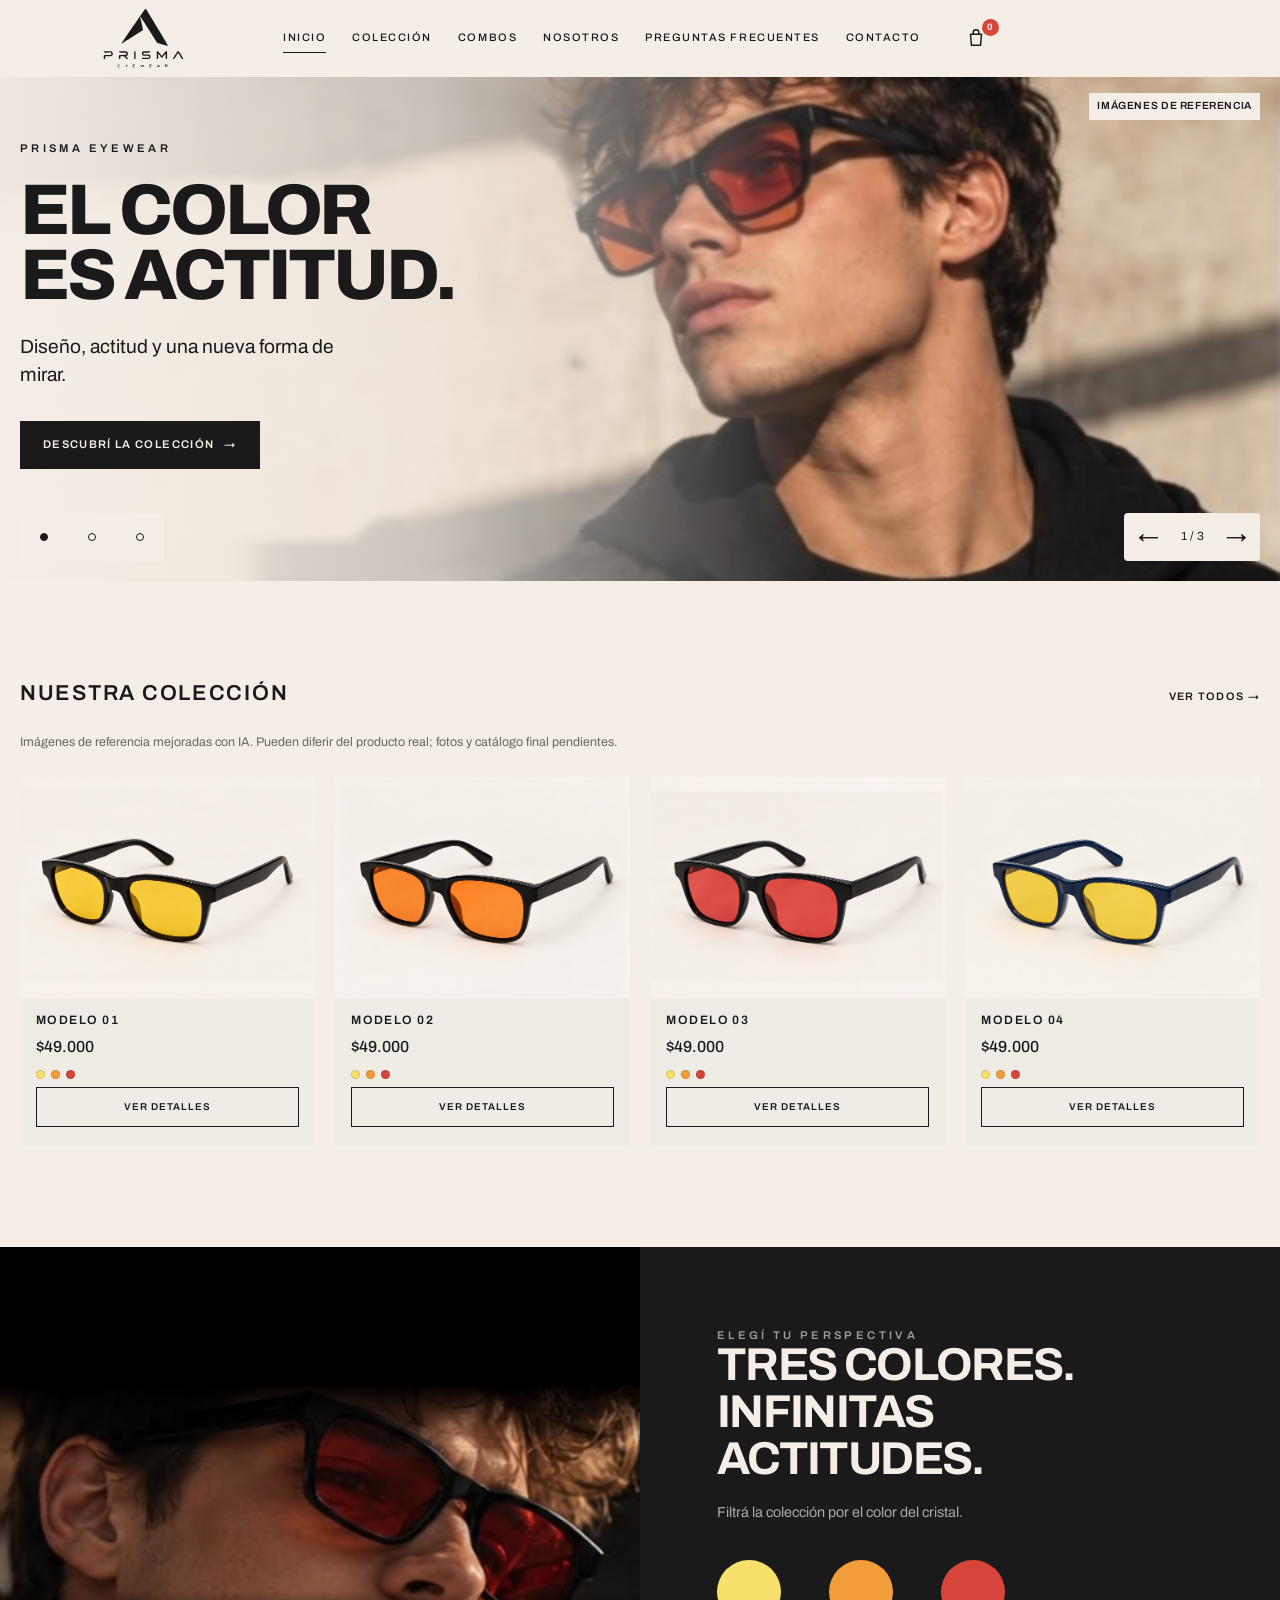
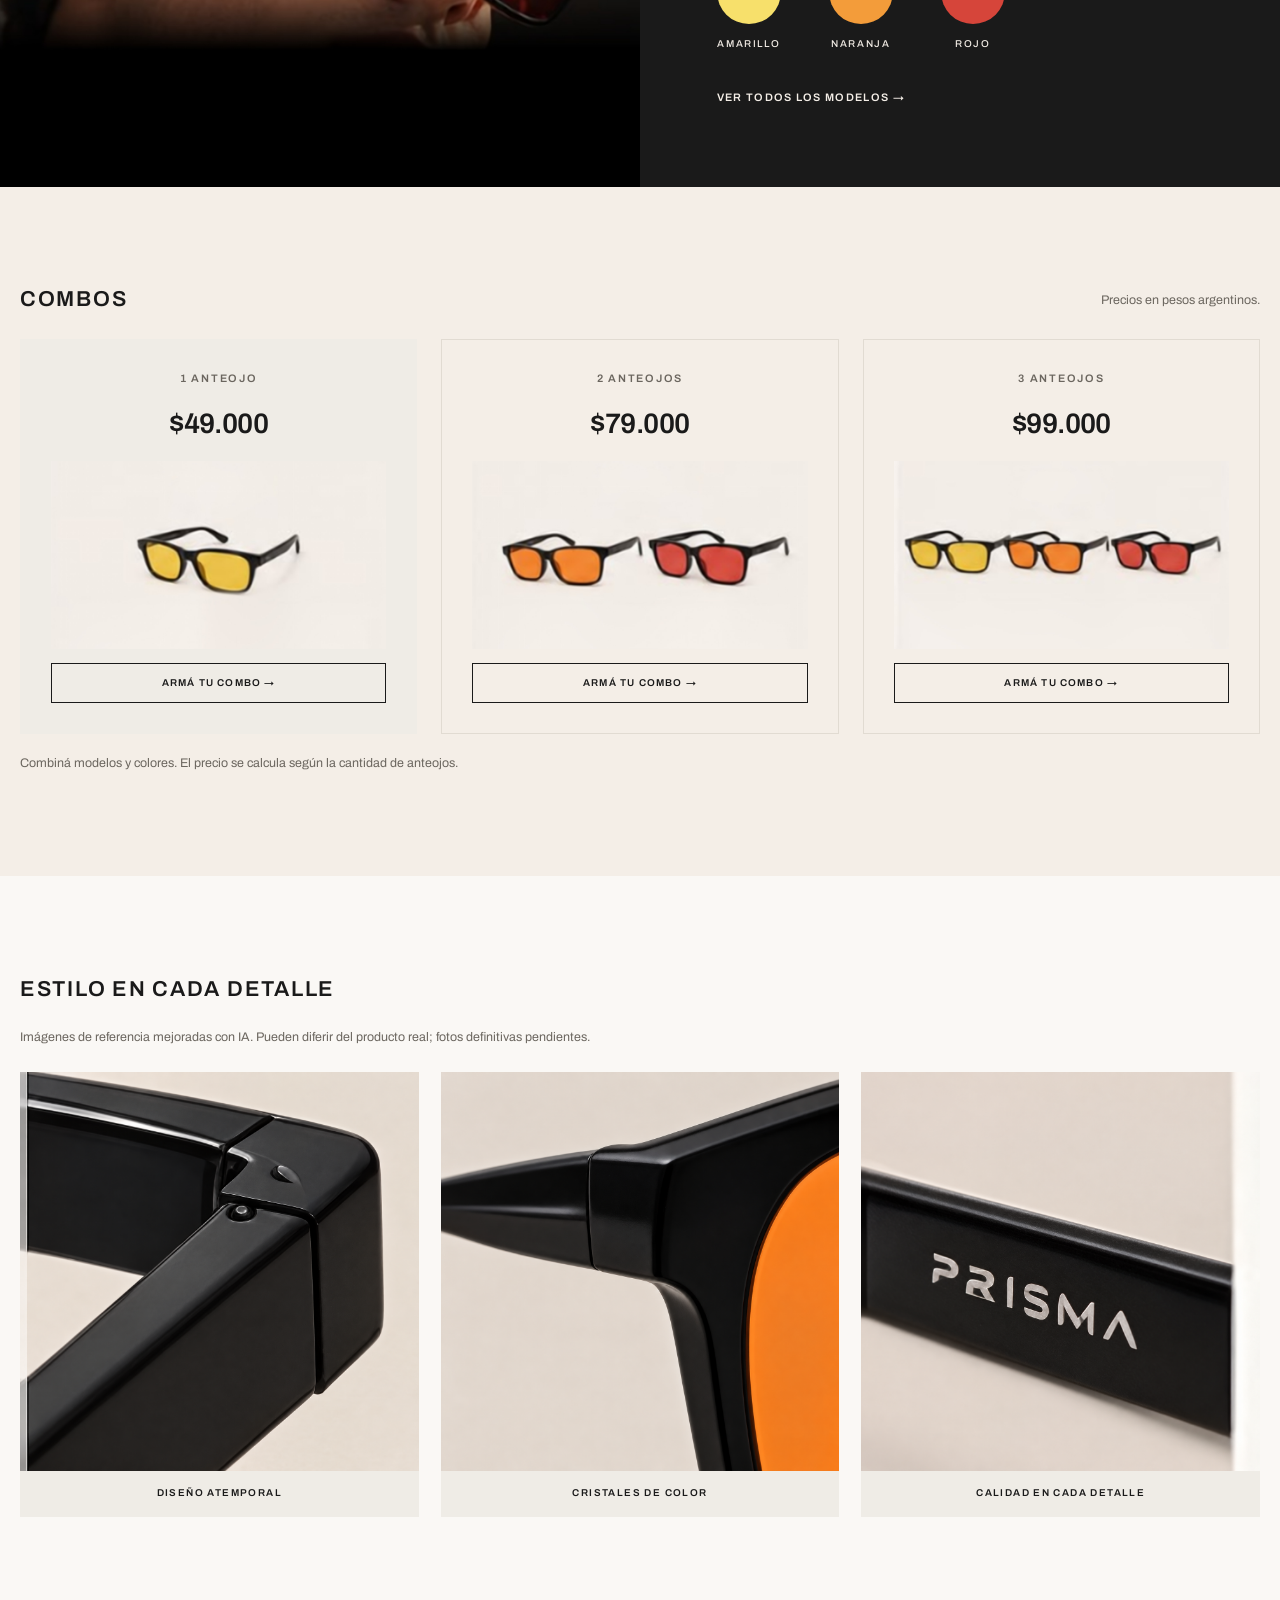
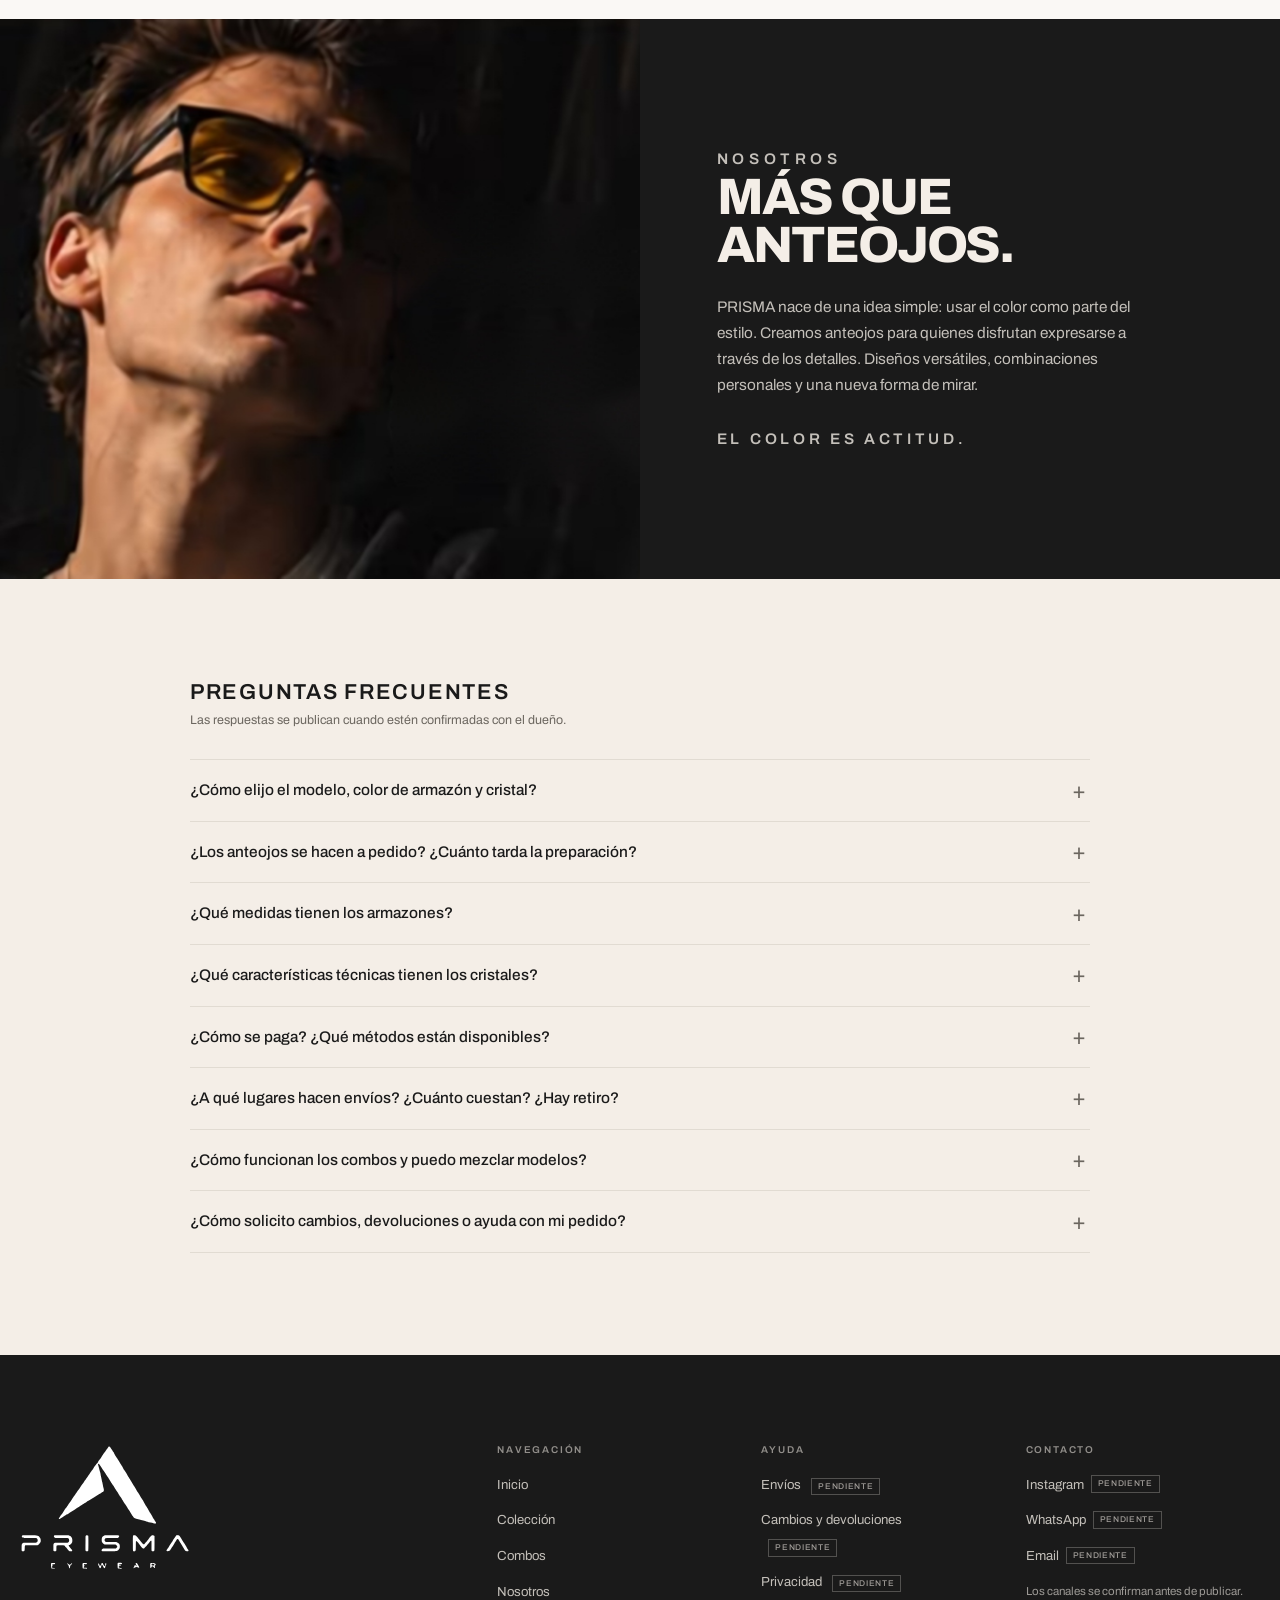
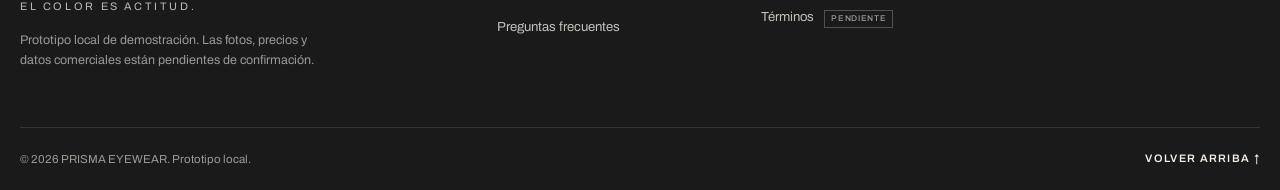
<file: index.html>
<!DOCTYPE html>
<html lang="es-AR" class="no-js">
<head>
  <meta charset="UTF-8">
  <meta name="viewport" content="width=device-width, initial-scale=1">
  <meta name="description" content="PRISMA EYEWEAR — Prototipo local de una tienda de anteojos de moda urbana con cristales de color. El color es actitud.">
  <meta name="theme-color" content="#F4EEE7">
  <title>PRISMA EYEWEAR — El color es actitud</title>

  <link rel="icon" href="assets/images/favicon.svg" type="image/svg+xml">
  <link rel="preconnect" href="https://fonts.googleapis.com">
  <link rel="preconnect" href="https://fonts.gstatic.com" crossorigin>
  <link href="https://fonts.googleapis.com/css2?family=Archivo:wght@400;500;600;700;800&display=swap" rel="stylesheet">
  <link rel="stylesheet" href="css/styles.css">
</head>
<body>
  <a class="skip-link" href="#contenido">Saltar al contenido</a>

  <noscript>
    <p class="noscript">Este prototipo necesita JavaScript para el menú, los filtros y el carrito.</p>
  </noscript>

  <header class="site-header" id="site-header">
    <div class="container header-inner">
      <button class="menu-toggle" type="button" aria-expanded="false" aria-controls="site-nav">
        <span class="menu-box" aria-hidden="true">
          <span></span>
          <span></span>
          <span></span>
        </span>
        <span class="sr-only">Abrir menú</span>
      </button>

      <a class="brand" href="#inicio" aria-label="PRISMA EYEWEAR — Ir al inicio">
        <img class="brand-image" src="assets/images/recursos/logo_prisma_oscuro.svg" alt="PRISMA EYEWEAR — logo de referencia" width="1203" height="886">
      </a>

      <div class="header-actions">
        <nav class="site-nav" id="site-nav" aria-label="Navegación principal">
          <ul>
            <li><a href="#inicio">Inicio</a></li>
            <li><a href="#coleccion">Colección</a></li>
            <li><a href="#combos">Combos</a></li>
            <li><a href="#nosotros">Nosotros</a></li>
            <li><a href="#faq">Preguntas frecuentes</a></li>
            <li><a href="#contacto">Contacto</a></li>
          </ul>
        </nav>

        <a class="cart-button" href="carrito.html" aria-label="Ver carrito, 0 productos">
          <svg class="icon" viewBox="0 0 24 24" fill="none" stroke="currentColor" stroke-width="1.6" aria-hidden="true">
            <path d="M6 8h12l-1 12H7L6 8Z"/>
            <path d="M9 8V6a3 3 0 0 1 6 0v2"/>
          </svg>
          <span class="cart-count" id="cart-count">0</span>
        </a>
      </div>
    </div>
  </header>

  <main id="contenido">
    <section class="hero" id="inicio" aria-labelledby="hero-title" aria-roledescription="carrusel">
      <div class="hero-slides" id="hero-slides">
      <picture class="hero-media" role="group" aria-roledescription="diapositiva" aria-label="1 de 3">
        <source media="(max-width: 700px)" srcset="assets/images/recursos/hero_mobile.jpg">

        <img
          src="assets/images/recursos/hero_desktop.jpg"
          alt="Imagen de referencia de campaña con anteojos PRISMA. La fotografía real está pendiente."
          width="2400"
          height="1200"
          fetchpriority="high"
        >
      </picture>
      <div class="hero-media" role="group" aria-roledescription="diapositiva" aria-label="2 de 3" hidden>
        <img src="assets/images/recursos/banner_tres_colores.jpg" alt="Imagen editorial de referencia con cristal rojo. Foto real pendiente." width="1600" height="1200" loading="lazy">
      </div>
      <div class="hero-media" role="group" aria-roledescription="diapositiva" aria-label="3 de 3" hidden>
        <img src="assets/images/recursos/foto_mas_que_anteojos.jpg" alt="Imagen editorial de referencia con cristal amarillo. Foto real pendiente." width="1600" height="1200" loading="lazy">
      </div>
      </div>

      <div class="container hero-content">
        <p class="eyebrow">PRISMA EYEWEAR</p>
        <h1 id="hero-title">EL COLOR<br>ES ACTITUD.</h1>
        <p class="hero-subtitle">Diseño, actitud y una nueva forma de mirar.</p>
        <a class="button button-dark hero-cta" href="#coleccion">
          DESCUBRÍ LA COLECCIÓN
          <span aria-hidden="true">→</span>
        </a>
      </div>
      <span class="hero-demo">IMÁGENES DE REFERENCIA</span>
      <div class="container hero-controls" hidden>
        <div class="hero-pagination" role="group" aria-label="Elegir imagen de campaña">
          <button type="button" class="hero-dot" aria-label="Ver imagen 1 de 3" aria-pressed="true" aria-controls="hero-slides" data-hero-slide="0"></button>
          <button type="button" class="hero-dot" aria-label="Ver imagen 2 de 3" aria-pressed="false" aria-controls="hero-slides" data-hero-slide="1"></button>
          <button type="button" class="hero-dot" aria-label="Ver imagen 3 de 3" aria-pressed="false" aria-controls="hero-slides" data-hero-slide="2"></button>
        </div>
        <div class="hero-arrows" role="group" aria-label="Cambiar imagen de campaña">
          <button type="button" class="hero-arrow" aria-label="Imagen anterior" aria-controls="hero-slides" data-hero-direction="-1">←</button>
          <span class="hero-counter" id="hero-counter" role="status" aria-live="polite" aria-atomic="true">1 / 3</span>
          <button type="button" class="hero-arrow" aria-label="Imagen siguiente" aria-controls="hero-slides" data-hero-direction="1">→</button>
        </div>
      </div>
    </section>

    <section class="section collection" id="coleccion" aria-labelledby="collection-title">
      <div class="container">
        <div class="section-head">
          <h2 id="collection-title">NUESTRA COLECCIÓN</h2>
          <button class="text-link filter-reset" type="button" data-filter="todos">VER TODOS →</button>
        </div>

        <p class="section-note reference-note">Imágenes de referencia mejoradas con IA. Pueden diferir del producto real; fotos y catálogo final pendientes.</p>
        <p class="filter-status" id="filter-status" role="status" aria-live="polite"></p>

        <div class="product-grid">
          <article class="product-card reveal" data-model="01" data-lens="amarillo">
            <div class="product-media product-media--reference">
              <img
                src="assets/images/recursos/producto_modelo1_referencia_ia.png"
                alt="Referencia mejorada con IA de Modelo 01 con armazón negro y cristal amarillo. Foto real pendiente."
                width="1448"
                height="1086"
                loading="lazy"
              >
            </div>
            <div class="product-info">
              <h3>MODELO 01</h3>
              <p class="product-price">$49.000</p>
              <ul class="swatches" aria-label="Cristales disponibles: amarillo, naranja y rojo">
                <li><span class="swatch swatch--yellow" title="Amarillo"></span></li>
                <li><span class="swatch swatch--orange" title="Naranja"></span></li>
                <li><span class="swatch swatch--red" title="Rojo"></span></li>
              </ul>
              <a class="button button-outline" href="producto.html?modelo=01">VER DETALLES</a>
            </div>
          </article>

          <article class="product-card reveal" data-model="02" data-lens="naranja">
            <div class="product-media product-media--reference">
              <img
                src="assets/images/recursos/producto_modelo2_referencia_ia.png"
                alt="Referencia mejorada con IA de Modelo 02 con armazón negro y cristal naranja. Foto real pendiente."
                width="1448"
                height="1086"
                loading="lazy"
              >
            </div>
            <div class="product-info">
              <h3>MODELO 02</h3>
              <p class="product-price">$49.000</p>
              <ul class="swatches" aria-label="Cristales disponibles: amarillo, naranja y rojo">
                <li><span class="swatch swatch--yellow" title="Amarillo"></span></li>
                <li><span class="swatch swatch--orange" title="Naranja"></span></li>
                <li><span class="swatch swatch--red" title="Rojo"></span></li>
              </ul>
              <a class="button button-outline" href="producto.html?modelo=02">VER DETALLES</a>
            </div>
          </article>

          <article class="product-card reveal" data-model="03" data-lens="rojo">
            <div class="product-media product-media--reference">
              <img
                src="assets/images/recursos/producto_modelo3_referencia_ia.png"
                alt="Referencia mejorada con IA de Modelo 03 con armazón negro y cristal rojo. Foto real pendiente."
                width="1448"
                height="1086"
                loading="lazy"
              >
            </div>
            <div class="product-info">
              <h3>MODELO 03</h3>
              <p class="product-price">$49.000</p>
              <ul class="swatches" aria-label="Cristales disponibles: amarillo, naranja y rojo">
                <li><span class="swatch swatch--yellow" title="Amarillo"></span></li>
                <li><span class="swatch swatch--orange" title="Naranja"></span></li>
                <li><span class="swatch swatch--red" title="Rojo"></span></li>
              </ul>
              <a class="button button-outline" href="producto.html?modelo=03">VER DETALLES</a>
            </div>
          </article>

          <article class="product-card reveal" data-model="04" data-lens="amarillo">
            <div class="product-media product-media--reference">
              <img
                src="assets/images/recursos/producto_modelo4_referencia_ia.png"
                alt="Referencia mejorada con IA de Modelo 04 con armazón azul y cristal amarillo. Foto real pendiente."
                width="1448"
                height="1086"
                loading="lazy"
              >
            </div>
            <div class="product-info">
              <h3>MODELO 04</h3>
              <p class="product-price">$49.000</p>
              <ul class="swatches" aria-label="Cristales disponibles: amarillo, naranja y rojo">
                <li><span class="swatch swatch--yellow" title="Amarillo"></span></li>
                <li><span class="swatch swatch--orange" title="Naranja"></span></li>
                <li><span class="swatch swatch--red" title="Rojo"></span></li>
              </ul>
              <a class="button button-outline" href="producto.html?modelo=04">VER DETALLES</a>
            </div>
          </article>
        </div>
      </div>
    </section>

    <section class="colors" id="colores" aria-labelledby="colors-title">
      <div class="colors-media">
        <img
          src="assets/images/recursos/banner_tres_colores.jpg"
          alt="Imagen de referencia editorial con cristales de color. Foto real pendiente."
          width="1600"
          height="1200"
          loading="lazy"
        >
      </div>

      <div class="colors-panel">
        <p class="eyebrow eyebrow--light">ELEGÍ TU PERSPECTIVA</p>
        <h2 id="colors-title">TRES COLORES.<br>INFINITAS ACTITUDES.</h2>
        <p class="colors-copy">Filtrá la colección por el color del cristal.</p>

        <div class="color-options" role="group" aria-label="Filtrar colección por color de cristal">
          <button class="color-choice" type="button" data-filter="amarillo" aria-pressed="false" aria-label="Filtrar colección por cristal amarillo">
            <span class="color-dot color-dot--yellow" aria-hidden="true"></span>
            <span>AMARILLO</span>
          </button>
          <button class="color-choice" type="button" data-filter="naranja" aria-pressed="false" aria-label="Filtrar colección por cristal naranja">
            <span class="color-dot color-dot--orange" aria-hidden="true"></span>
            <span>NARANJA</span>
          </button>
          <button class="color-choice" type="button" data-filter="rojo" aria-pressed="false" aria-label="Filtrar colección por cristal rojo">
            <span class="color-dot color-dot--red" aria-hidden="true"></span>
            <span>ROJO</span>
          </button>
        </div>

        <button class="text-link text-link--light color-reset" type="button" data-filter="todos">VER TODOS LOS MODELOS →</button>
      </div>
    </section>

    <section class="section combos" id="combos" aria-labelledby="combos-title">
      <div class="container">
        <div class="section-head">
          <h2 id="combos-title">COMBOS</h2>
          <p class="section-note">Precios en pesos argentinos.</p>
        </div>

        <div class="combo-grid">
          <article class="combo-card combo-card--featured reveal" data-combo="1">
            <p class="combo-label">1 ANTEOJO</p>
            <p class="combo-price">$49.000</p>
            <div class="combo-media combo-media--photo">
              <img src="assets/images/recursos/combo_1_anteojo.jpg" alt="Composición de referencia de 1 anteojo" width="1600" height="900" loading="lazy">
            </div>
            <button class="button button-outline combo-button" type="button" data-combo="1" data-price="49000" data-label="1 anteojo">ARMÁ TU COMBO →</button>
          </article>

          <article class="combo-card reveal" data-combo="2">
            <p class="combo-label">2 ANTEOJOS</p>
            <p class="combo-price">$79.000</p>
            <div class="combo-media combo-media--photo">
              <img src="assets/images/recursos/combo_2_anteojos.jpg" alt="Composición de referencia de 2 anteojos" width="1600" height="900" loading="lazy">
            </div>
            <button class="button button-outline combo-button" type="button" data-combo="2" data-price="79000" data-label="2 anteojos">ARMÁ TU COMBO →</button>
          </article>

          <article class="combo-card reveal" data-combo="3">
            <p class="combo-label">3 ANTEOJOS</p>
            <p class="combo-price">$99.000</p>
            <div class="combo-media combo-media--photo">
              <img src="assets/images/recursos/combo_3_anteojos.jpg" alt="Composición de referencia de 3 anteojos" width="1600" height="900" loading="lazy">
            </div>
            <button class="button button-outline combo-button" type="button" data-combo="3" data-price="99000" data-label="3 anteojos">ARMÁ TU COMBO →</button>
          </article>
        </div>

        <p class="combo-note">Combiná modelos y colores. El precio se calcula según la cantidad de anteojos.</p>
      </div>
    </section>

    <section class="section details" aria-labelledby="details-title">
      <div class="container">
        <div class="section-head">
          <h2 id="details-title">ESTILO EN CADA DETALLE</h2>
        </div>
        <p class="section-note reference-note">Imágenes de referencia mejoradas con IA. Pueden diferir del producto real; fotos definitivas pendientes.</p>

        <div class="detail-grid">
          <figure class="detail-card reveal">
            <img src="assets/images/recursos/detalle_1_referencia_ia.png" alt="Referencia mejorada con IA de la bisagra del armazón; no es una foto verificada del producto." width="1254" height="1254" loading="lazy">
            <figcaption>DISEÑO ATEMPORAL</figcaption>
          </figure>
          <figure class="detail-card reveal">
            <img src="assets/images/recursos/detalle_2_referencia_ia.png" alt="Referencia mejorada con IA del armazón y cristal naranja; no es una foto verificada del producto." width="1254" height="1254" loading="lazy">
            <figcaption>CRISTALES DE COLOR</figcaption>
          </figure>
          <figure class="detail-card reveal">
            <img src="assets/images/recursos/detalle_3_referencia_ia.png" alt="Referencia mejorada con IA de la patilla y el nombre PRISMA; el grabado fue reconstruido y requiere validación." width="1254" height="1254" loading="lazy">
            <figcaption>CALIDAD EN CADA DETALLE</figcaption>
          </figure>
        </div>
      </div>
    </section>

    <section class="about" id="nosotros" aria-labelledby="about-title">
      <div class="about-media">
        <img
          src="assets/images/recursos/foto_mas_que_anteojos.jpg"
          alt="Imagen de referencia editorial de cierre con anteojos de cristal amarillo. Foto real pendiente."
          width="1600"
          height="1200"
          loading="lazy"
        >
      </div>

      <div class="about-content">
        <p class="eyebrow eyebrow--light">NOSOTROS</p>
        <h2 id="about-title">MÁS QUE<br>ANTEOJOS.</h2>
        <p>
          PRISMA nace de una idea simple: usar el color como parte del estilo.
          Creamos anteojos para quienes disfrutan expresarse a través de los detalles.
          Diseños versátiles, combinaciones personales y una nueva forma de mirar.
        </p>
        <p class="about-signature">EL COLOR ES ACTITUD.</p>
      </div>
    </section>

    <section class="section faq" id="faq" aria-labelledby="faq-title">
      <div class="container faq-inner">
        <div class="section-head section-head--stacked">
          <h2 id="faq-title">PREGUNTAS FRECUENTES</h2>
          <p class="section-note">Las respuestas se publican cuando estén confirmadas con el dueño.</p>
        </div>

        <div class="faq-list">
          <details name="faq">
            <summary>¿Cómo elijo el modelo, color de armazón y cristal?</summary>
            <p>Respuesta pendiente de confirmación.</p>
          </details>
          <details name="faq">
            <summary>¿Los anteojos se hacen a pedido? ¿Cuánto tarda la preparación?</summary>
            <p>Respuesta pendiente de confirmación.</p>
          </details>
          <details name="faq">
            <summary>¿Qué medidas tienen los armazones?</summary>
            <p>Respuesta pendiente de confirmación.</p>
          </details>
          <details name="faq">
            <summary>¿Qué características técnicas tienen los cristales?</summary>
            <p>Respuesta pendiente de confirmación.</p>
          </details>
          <details name="faq">
            <summary>¿Cómo se paga? ¿Qué métodos están disponibles?</summary>
            <p>Respuesta pendiente de confirmación.</p>
          </details>
          <details name="faq">
            <summary>¿A qué lugares hacen envíos? ¿Cuánto cuestan? ¿Hay retiro?</summary>
            <p>Respuesta pendiente de confirmación.</p>
          </details>
          <details name="faq">
            <summary>¿Cómo funcionan los combos y puedo mezclar modelos?</summary>
            <p>Respuesta pendiente de confirmación.</p>
          </details>
          <details name="faq">
            <summary>¿Cómo solicito cambios, devoluciones o ayuda con mi pedido?</summary>
            <p>Respuesta pendiente de confirmación.</p>
          </details>
        </div>
      </div>
    </section>
  </main>

  <footer class="site-footer">
    <div class="container footer-top">
      <div class="footer-brand">
        <a class="brand brand--footer" href="#inicio" aria-label="PRISMA EYEWEAR — Ir al inicio">
          <img class="brand-image" src="assets/images/recursos/logo_prisma_claro.svg" alt="PRISMA EYEWEAR — logo de referencia" width="1203" height="886">
        </a>
        <p class="footer-tagline">EL COLOR ES ACTITUD.</p>
        <p class="footer-disclaimer">Prototipo local de demostración. Las fotos, precios y datos comerciales están pendientes de confirmación.</p>
      </div>

      <nav class="footer-col" aria-label="Navegación del pie">
        <h3>Navegación</h3>
        <ul>
          <li><a href="#inicio">Inicio</a></li>
          <li><a href="#coleccion">Colección</a></li>
          <li><a href="#combos">Combos</a></li>
          <li><a href="#nosotros">Nosotros</a></li>
          <li><a href="#faq">Preguntas frecuentes</a></li>
        </ul>
      </nav>

      <div class="footer-col">
        <h3>Ayuda</h3>
        <ul>
          <li><a href="envios.html">Envíos</a> <span class="pending-badge">Pendiente</span></li>
          <li><a href="cambios-y-devoluciones.html">Cambios y devoluciones</a> <span class="pending-badge">Pendiente</span></li>
          <li><a href="privacidad.html">Privacidad</a> <span class="pending-badge">Pendiente</span></li>
          <li><a href="terminos.html">Términos</a> <span class="pending-badge">Pendiente</span></li>
        </ul>
      </div>

      <div class="footer-col footer-contact" id="contacto">
        <h3>Contacto</h3>
        <ul>
          <li><span class="footer-pending">Instagram <span class="pending-badge">Pendiente</span></span></li>
          <li><span class="footer-pending">WhatsApp <span class="pending-badge">Pendiente</span></span></li>
          <li><span class="footer-pending">Email <span class="pending-badge">Pendiente</span></span></li>
        </ul>
        <p class="footer-note">Los canales se confirman antes de publicar.</p>
      </div>
    </div>

    <div class="container footer-bottom">
      <p>© <span id="year">2026</span> PRISMA EYEWEAR. Prototipo local.</p>
      <a class="text-link text-link--light" href="#inicio">VOLVER ARRIBA ↑</a>
    </div>
  </footer>

  <div class="toast" id="toast" role="status" aria-live="polite" aria-atomic="true"></div>

  <script src="js/data.js"></script>
  <script src="js/store.js"></script>
  <script src="js/app.js"></script>
</body>
</html>
</file>
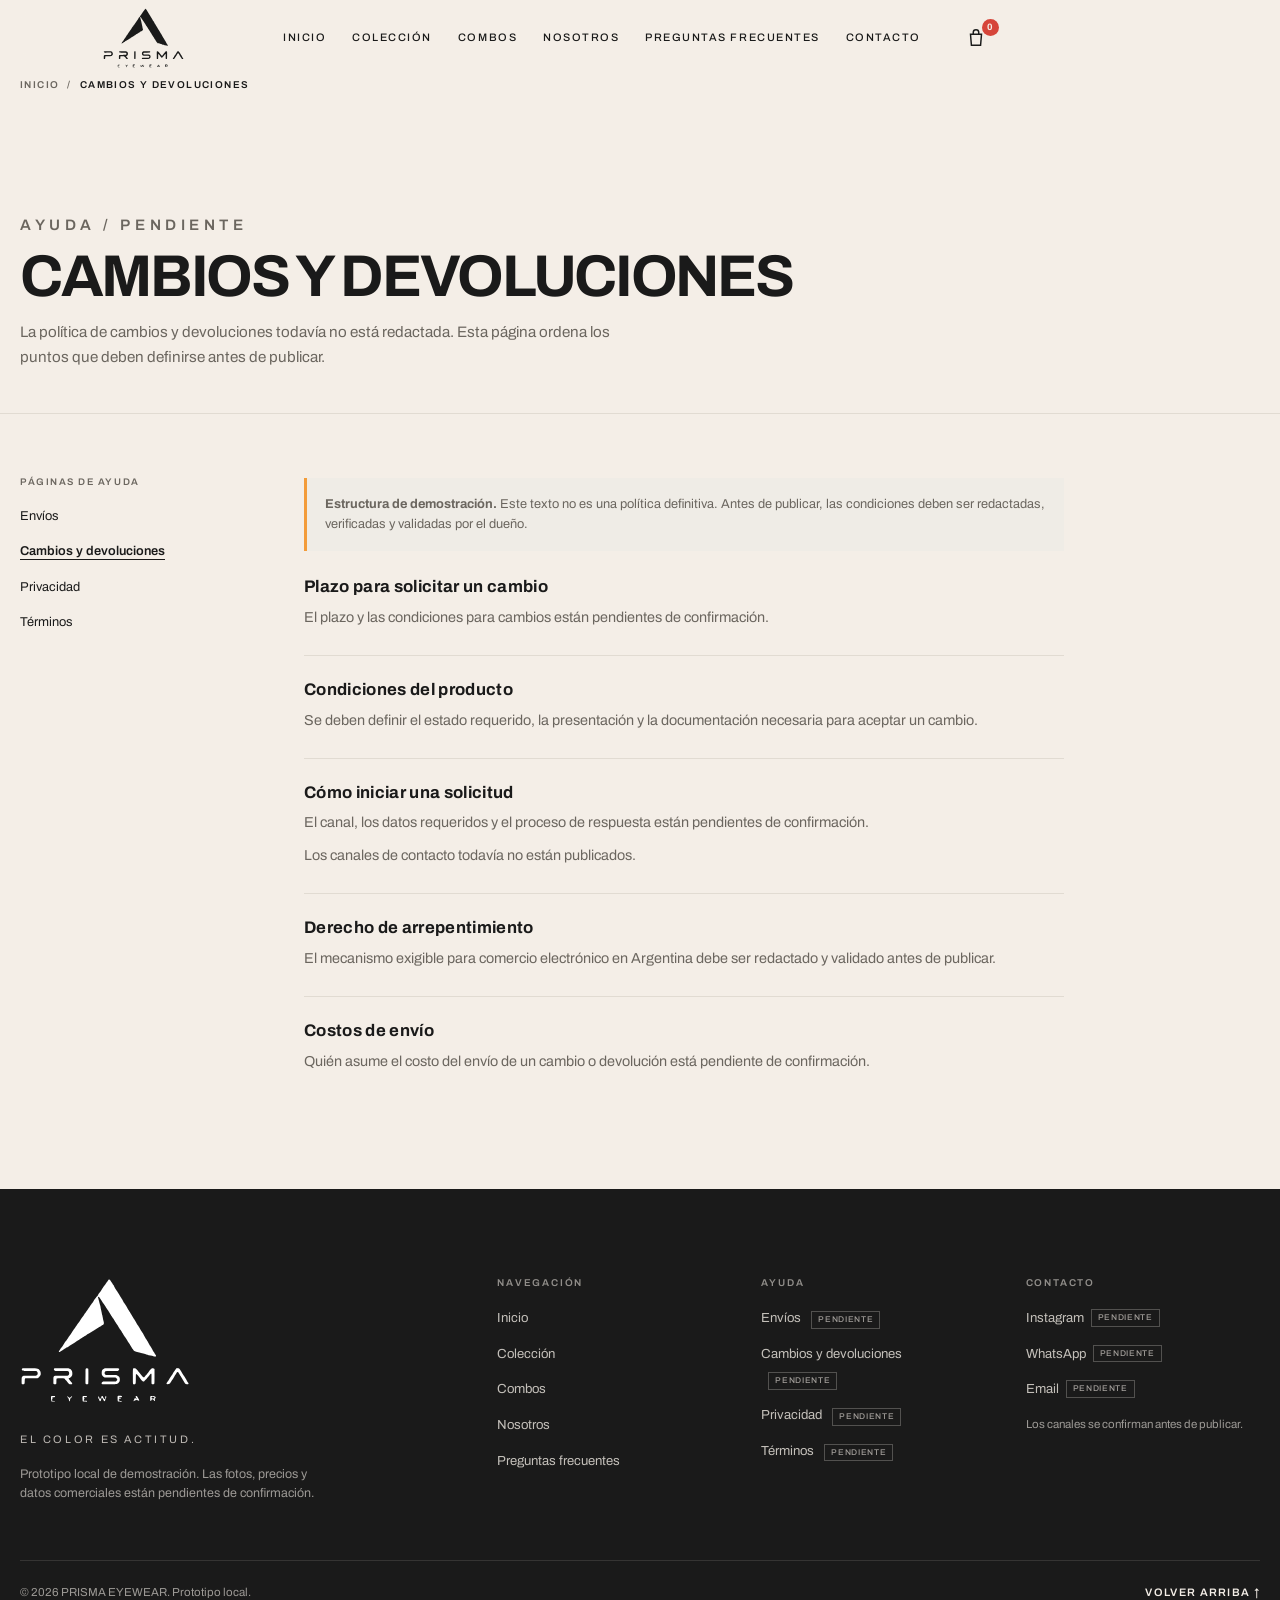
<file: cambios-y-devoluciones.html>
<!DOCTYPE html>
<html lang="es-AR" class="no-js">
<head>
  <meta charset="UTF-8">
  <meta name="viewport" content="width=device-width, initial-scale=1">
  <meta name="description" content="Página de cambios y devoluciones de PRISMA EYEWEAR. Contenido pendiente de confirmación.">
  <meta name="theme-color" content="#F4EEE7">
  <title>Cambios y devoluciones — PRISMA EYEWEAR</title>

  <link rel="icon" href="assets/images/favicon.svg" type="image/svg+xml">
  <link rel="preconnect" href="https://fonts.googleapis.com">
  <link rel="preconnect" href="https://fonts.gstatic.com" crossorigin>
  <link href="https://fonts.googleapis.com/css2?family=Archivo:wght@400;500;600;700;800&display=swap" rel="stylesheet">
  <link rel="stylesheet" href="css/styles.css">
</head>
<body data-page="legal">
  <a class="skip-link" href="#contenido">Saltar al contenido</a>

  <noscript>
    <p class="noscript">Este prototipo necesita JavaScript para el menú y el carrito.</p>
  </noscript>

  <header class="site-header" id="site-header">
    <div class="container header-inner">
      <button class="menu-toggle" type="button" aria-expanded="false" aria-controls="site-nav">
        <span class="menu-box" aria-hidden="true">
          <span></span>
          <span></span>
          <span></span>
        </span>
        <span class="sr-only">Abrir menú</span>
      </button>

      <a class="brand" href="index.html" aria-label="PRISMA EYEWEAR — Ir al inicio">
        <img class="brand-image" src="assets/images/recursos/logo_prisma_oscuro.svg" alt="PRISMA EYEWEAR — logo de referencia" width="1203" height="886">
      </a>

      <div class="header-actions">
        <nav class="site-nav" id="site-nav" aria-label="Navegación principal">
          <ul>
            <li><a href="index.html#inicio">Inicio</a></li>
            <li><a href="index.html#coleccion">Colección</a></li>
            <li><a href="index.html#combos">Combos</a></li>
            <li><a href="index.html#nosotros">Nosotros</a></li>
            <li><a href="index.html#faq">Preguntas frecuentes</a></li>
            <li><a href="#contacto">Contacto</a></li>
          </ul>
        </nav>

        <a class="cart-button" href="carrito.html" aria-label="Ver carrito, 0 productos">
          <svg class="icon" viewBox="0 0 24 24" fill="none" stroke="currentColor" stroke-width="1.6" aria-hidden="true">
            <path d="M6 8h12l-1 12H7L6 8Z"/>
            <path d="M9 8V6a3 3 0 0 1 6 0v2"/>
          </svg>
          <span class="cart-count" id="cart-count">0</span>
        </a>
      </div>
    </div>
  </header>

  <main id="contenido">
    <div class="container">
      <nav class="breadcrumb" aria-label="Miga de pan">
        <a href="index.html">Inicio</a>
        <span aria-hidden="true">/</span>
        <span aria-current="page">Cambios y devoluciones</span>
      </nav>
    </div>

    <header class="page-hero">
      <div class="container">
        <p class="eyebrow">AYUDA / PENDIENTE</p>
        <h1>CAMBIOS Y DEVOLUCIONES</h1>
        <p>La política de cambios y devoluciones todavía no está redactada. Esta página ordena los puntos que deben definirse antes de publicar.</p>
      </div>
    </header>

    <div class="container legal-layout">
      <nav class="legal-nav" aria-labelledby="legal-nav-title">
        <h2 id="legal-nav-title">PÁGINAS DE AYUDA</h2>
        <ul>
          <li><a href="envios.html">Envíos</a></li>
          <li><a href="cambios-y-devoluciones.html" aria-current="page">Cambios y devoluciones</a></li>
          <li><a href="privacidad.html">Privacidad</a></li>
          <li><a href="terminos.html">Términos</a></li>
        </ul>
      </nav>

      <div>
        <p class="legal-notice">
          <strong>Estructura de demostración.</strong> Este texto no es una política definitiva.
          Antes de publicar, las condiciones deben ser redactadas, verificadas y validadas por el dueño.
        </p>

        <section class="legal-block">
          <h2>Plazo para solicitar un cambio</h2>
          <p>El plazo y las condiciones para cambios están pendientes de confirmación.</p>
        </section>

        <section class="legal-block">
          <h2>Condiciones del producto</h2>
          <p>Se deben definir el estado requerido, la presentación y la documentación necesaria para aceptar un cambio.</p>
        </section>

        <section class="legal-block">
          <h2>Cómo iniciar una solicitud</h2>
          <p>El canal, los datos requeridos y el proceso de respuesta están pendientes de confirmación.</p>
          <p>Los canales de contacto todavía no están publicados.</p>
        </section>

        <section class="legal-block">
          <h2>Derecho de arrepentimiento</h2>
          <p>El mecanismo exigible para comercio electrónico en Argentina debe ser redactado y validado antes de publicar.</p>
        </section>

        <section class="legal-block">
          <h2>Costos de envío</h2>
          <p>Quién asume el costo del envío de un cambio o devolución está pendiente de confirmación.</p>
        </section>
      </div>
    </div>
  </main>

  <footer class="site-footer">
    <div class="container footer-top">
      <div class="footer-brand">
        <a class="brand brand--footer" href="index.html" aria-label="PRISMA EYEWEAR — Ir al inicio">
          <img class="brand-image" src="assets/images/recursos/logo_prisma_claro.svg" alt="PRISMA EYEWEAR — logo de referencia" width="1203" height="886">
        </a>
        <p class="footer-tagline">EL COLOR ES ACTITUD.</p>
        <p class="footer-disclaimer">Prototipo local de demostración. Las fotos, precios y datos comerciales están pendientes de confirmación.</p>
      </div>

      <nav class="footer-col" aria-label="Navegación del pie">
        <h3>Navegación</h3>
        <ul>
          <li><a href="index.html#inicio">Inicio</a></li>
          <li><a href="index.html#coleccion">Colección</a></li>
          <li><a href="index.html#combos">Combos</a></li>
          <li><a href="index.html#nosotros">Nosotros</a></li>
          <li><a href="index.html#faq">Preguntas frecuentes</a></li>
        </ul>
      </nav>

      <div class="footer-col">
        <h3>Ayuda</h3>
        <ul>
          <li><a href="envios.html">Envíos</a> <span class="pending-badge">Pendiente</span></li>
          <li><a href="cambios-y-devoluciones.html">Cambios y devoluciones</a> <span class="pending-badge">Pendiente</span></li>
          <li><a href="privacidad.html">Privacidad</a> <span class="pending-badge">Pendiente</span></li>
          <li><a href="terminos.html">Términos</a> <span class="pending-badge">Pendiente</span></li>
        </ul>
      </div>

      <div class="footer-col footer-contact" id="contacto">
        <h3>Contacto</h3>
        <ul>
          <li><span class="footer-pending">Instagram <span class="pending-badge">Pendiente</span></span></li>
          <li><span class="footer-pending">WhatsApp <span class="pending-badge">Pendiente</span></span></li>
          <li><span class="footer-pending">Email <span class="pending-badge">Pendiente</span></span></li>
        </ul>
        <p class="footer-note">Los canales se confirman antes de publicar.</p>
      </div>
    </div>

    <div class="container footer-bottom">
      <p>© <span id="year">2026</span> PRISMA EYEWEAR. Prototipo local.</p>
      <a class="text-link text-link--light" href="#contenido">VOLVER ARRIBA ↑</a>
    </div>
  </footer>

  <div class="toast" id="toast" role="status" aria-live="polite" aria-atomic="true"></div>

  <script src="js/data.js"></script>
  <script src="js/store.js"></script>
  <script src="js/app.js"></script>
</body>
</html>
</file>
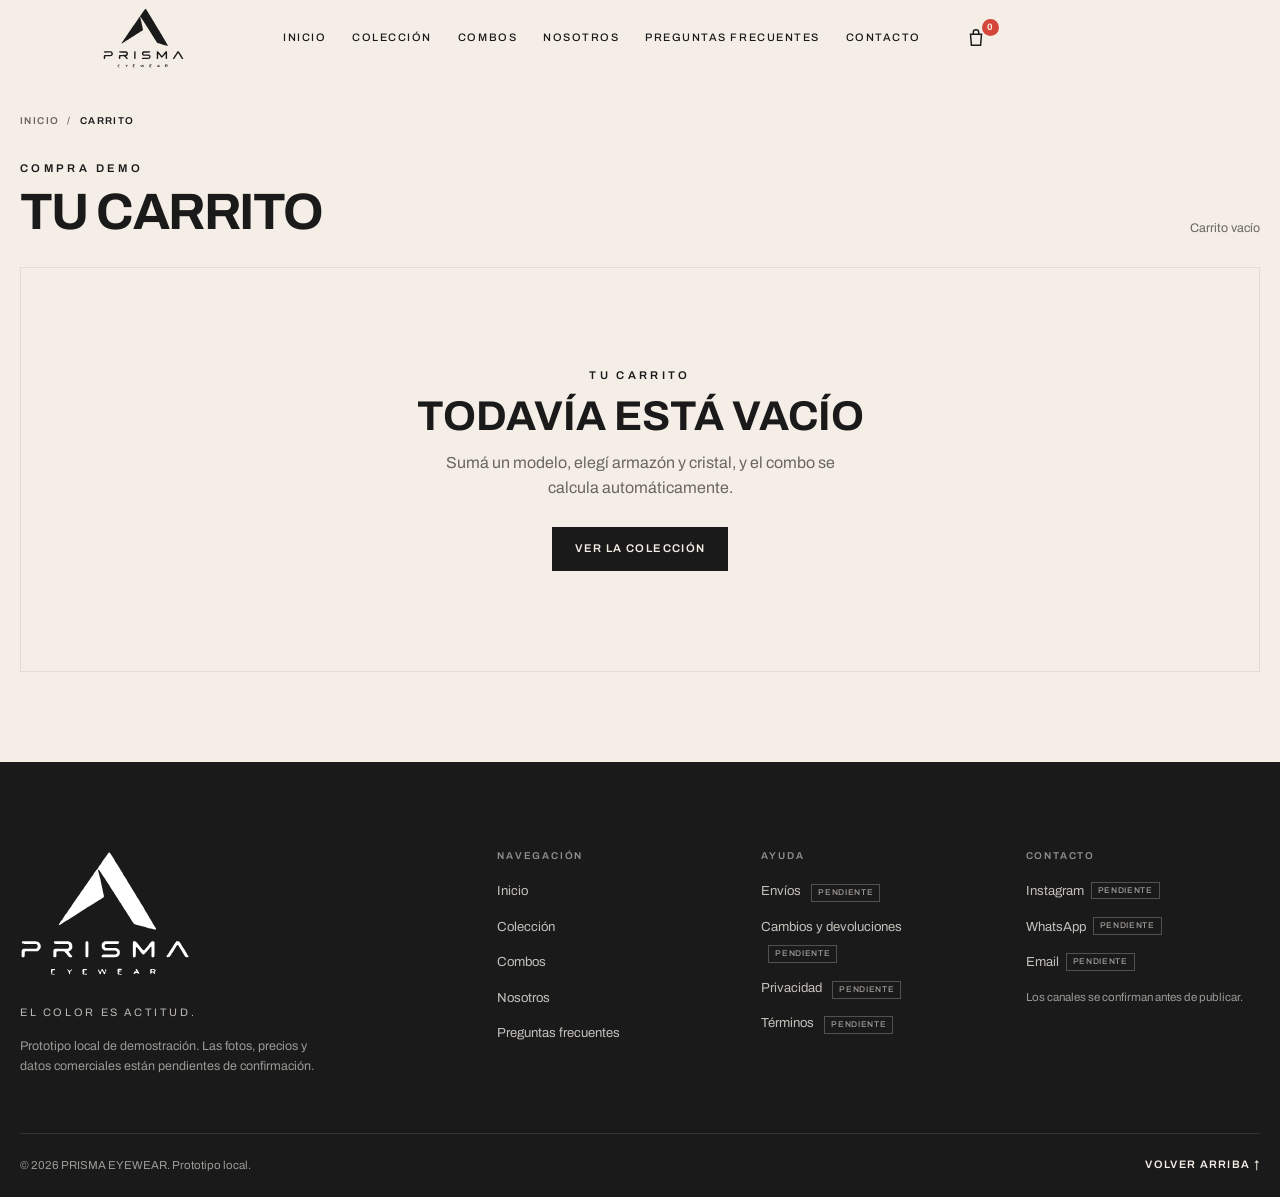
<file: carrito.html>
<!DOCTYPE html>
<html lang="es-AR" class="no-js">
<head>
  <meta charset="UTF-8">
  <meta name="viewport" content="width=device-width, initial-scale=1">
  <meta name="description" content="Carrito de demostración de PRISMA EYEWEAR. Probá cantidades y combinaciones con los precios de combo del brief.">
  <meta name="theme-color" content="#F4EEE7">
  <title>Carrito — PRISMA EYEWEAR</title>

  <link rel="icon" href="assets/images/favicon.svg" type="image/svg+xml">
  <link rel="preconnect" href="https://fonts.googleapis.com">
  <link rel="preconnect" href="https://fonts.gstatic.com" crossorigin>
  <link href="https://fonts.googleapis.com/css2?family=Archivo:wght@400;500;600;700;800&display=swap" rel="stylesheet">
  <link rel="stylesheet" href="css/styles.css">
</head>
<body data-page="carrito">
  <a class="skip-link" href="#contenido">Saltar al contenido</a>

  <noscript>
    <p class="noscript">Este prototipo necesita JavaScript para mostrar y modificar el carrito.</p>
  </noscript>

  <header class="site-header" id="site-header">
    <div class="container header-inner">
      <button class="menu-toggle" type="button" aria-expanded="false" aria-controls="site-nav">
        <span class="menu-box" aria-hidden="true">
          <span></span>
          <span></span>
          <span></span>
        </span>
        <span class="sr-only">Abrir menú</span>
      </button>

      <a class="brand" href="index.html" aria-label="PRISMA EYEWEAR — Ir al inicio">
        <img class="brand-image" src="assets/images/recursos/logo_prisma_oscuro.svg" alt="PRISMA EYEWEAR — logo de referencia" width="1203" height="886">
      </a>

      <div class="header-actions">
        <nav class="site-nav" id="site-nav" aria-label="Navegación principal">
          <ul>
            <li><a href="index.html#inicio">Inicio</a></li>
            <li><a href="index.html#coleccion">Colección</a></li>
            <li><a href="index.html#combos">Combos</a></li>
            <li><a href="index.html#nosotros">Nosotros</a></li>
            <li><a href="index.html#faq">Preguntas frecuentes</a></li>
            <li><a href="#contacto">Contacto</a></li>
          </ul>
        </nav>

        <a class="cart-button" href="carrito.html" aria-label="Ver carrito, 0 productos">
          <svg class="icon" viewBox="0 0 24 24" fill="none" stroke="currentColor" stroke-width="1.6" aria-hidden="true">
            <path d="M6 8h12l-1 12H7L6 8Z"/>
            <path d="M9 8V6a3 3 0 0 1 6 0v2"/>
          </svg>
          <span class="cart-count" id="cart-count">0</span>
        </a>
      </div>
    </div>
  </header>

  <main id="contenido" class="cart-main">
    <div class="container">
      <nav class="breadcrumb" aria-label="Miga de pan">
        <a href="index.html">Inicio</a>
        <span aria-hidden="true">/</span>
        <span aria-current="page">Carrito</span>
      </nav>

      <div class="cart-heading">
        <div>
          <p class="eyebrow">COMPRA DEMO</p>
          <h1>TU CARRITO</h1>
        </div>
        <p class="section-note" id="cart-count-label" role="status" aria-live="polite">0 productos</p>
      </div>

      <div class="cart-layout" id="cart-layout" hidden>
        <div class="cart-main-column">
          <div class="cart-items-head">
            <h2 class="cart-items-title">ANTEOJOS</h2>
            <button class="text-link" type="button" id="clear-cart">VACIAR CARRITO</button>
          </div>

          <div class="cart-items" id="cart-items"></div>

          <p class="cart-helper">
            El precio del combo se calcula sobre la cantidad total de anteojos,
            sin importar el modelo, el armazón o el color.
          </p>
        </div>

        <aside class="cart-summary" aria-labelledby="summary-title">
          <h2 id="summary-title">RESUMEN</h2>

          <dl class="summary-list">
            <div>
              <dt>Anteojos</dt>
              <dd id="summary-qty">0</dd>
            </div>
            <div>
              <dt>Precio unitario</dt>
              <dd>$49.000</dd>
            </div>
            <div class="summary-total">
              <dt>Total combo</dt>
              <dd id="summary-total">$0</dd>
            </div>
          </dl>

          <p class="summary-note" id="summary-note"></p>

          <p class="summary-pending" id="summary-pending" hidden>
            El precio para 4 o más unidades está pendiente de confirmación.
            No se puede finalizar la compra demo con esa cantidad.
          </p>

          <button class="button button-dark" type="button" id="checkout-button">FINALIZAR COMPRA (DEMO)</button>
          <a class="text-link cart-continue" href="index.html#coleccion">SEGUIR COMPRANDO →</a>

          <p class="demo-note">Demostración local. No se procesan pagos. Las imágenes de portada son referencias mejoradas con IA; las demás variantes usan SVG demo.</p>
        </aside>
      </div>

      <div class="cart-empty" id="cart-empty">
        <p class="eyebrow">TU CARRITO</p>
        <h2>TODAVÍA ESTÁ VACÍO</h2>
        <p>Sumá un modelo, elegí armazón y cristal, y el combo se calcula automáticamente.</p>
        <a class="button button-dark" href="index.html#coleccion">VER LA COLECCIÓN</a>
      </div>
    </div>
  </main>

  <footer class="site-footer">
    <div class="container footer-top">
      <div class="footer-brand">
        <a class="brand brand--footer" href="index.html" aria-label="PRISMA EYEWEAR — Ir al inicio">
          <img class="brand-image" src="assets/images/recursos/logo_prisma_claro.svg" alt="PRISMA EYEWEAR — logo de referencia" width="1203" height="886">
        </a>
        <p class="footer-tagline">EL COLOR ES ACTITUD.</p>
        <p class="footer-disclaimer">Prototipo local de demostración. Las fotos, precios y datos comerciales están pendientes de confirmación.</p>
      </div>

      <nav class="footer-col" aria-label="Navegación del pie">
        <h3>Navegación</h3>
        <ul>
          <li><a href="index.html#inicio">Inicio</a></li>
          <li><a href="index.html#coleccion">Colección</a></li>
          <li><a href="index.html#combos">Combos</a></li>
          <li><a href="index.html#nosotros">Nosotros</a></li>
          <li><a href="index.html#faq">Preguntas frecuentes</a></li>
        </ul>
      </nav>

      <div class="footer-col">
        <h3>Ayuda</h3>
        <ul>
          <li><a href="envios.html">Envíos</a> <span class="pending-badge">Pendiente</span></li>
          <li><a href="cambios-y-devoluciones.html">Cambios y devoluciones</a> <span class="pending-badge">Pendiente</span></li>
          <li><a href="privacidad.html">Privacidad</a> <span class="pending-badge">Pendiente</span></li>
          <li><a href="terminos.html">Términos</a> <span class="pending-badge">Pendiente</span></li>
        </ul>
      </div>

      <div class="footer-col footer-contact" id="contacto">
        <h3>Contacto</h3>
        <ul>
          <li><span class="footer-pending">Instagram <span class="pending-badge">Pendiente</span></span></li>
          <li><span class="footer-pending">WhatsApp <span class="pending-badge">Pendiente</span></span></li>
          <li><span class="footer-pending">Email <span class="pending-badge">Pendiente</span></span></li>
        </ul>
        <p class="footer-note">Los canales se confirman antes de publicar.</p>
      </div>
    </div>

    <div class="container footer-bottom">
      <p>© <span id="year">2026</span> PRISMA EYEWEAR. Prototipo local.</p>
      <a class="text-link text-link--light" href="#contenido">VOLVER ARRIBA ↑</a>
    </div>
  </footer>

  <dialog class="modal cart-modal" id="checkout-dialog" aria-labelledby="checkout-title">
    <button class="dialog-close" type="button" data-close-dialog aria-label="Cerrar aviso">×</button>
    <p class="eyebrow">CHECKOUT DEMO</p>
    <h2 id="checkout-title">ESTA COMPRA ES UNA DEMOSTRACIÓN</h2>
    <p>
      El prototipo no procesa pagos ni envía datos. El checkout real se implementa
      en Tiendanube cuando estén confirmados el proveedor de pagos, los envíos y las políticas.
    </p>
    <button class="button button-dark" type="button" data-close-dialog>ENTENDIDO</button>
  </dialog>

  <div class="toast" id="toast" role="status" aria-live="polite" aria-atomic="true"></div>

  <script src="js/data.js"></script>
  <script src="js/store.js"></script>
  <script src="js/app.js"></script>
  <script src="js/cart.js"></script>
</body>
</html>
</file>
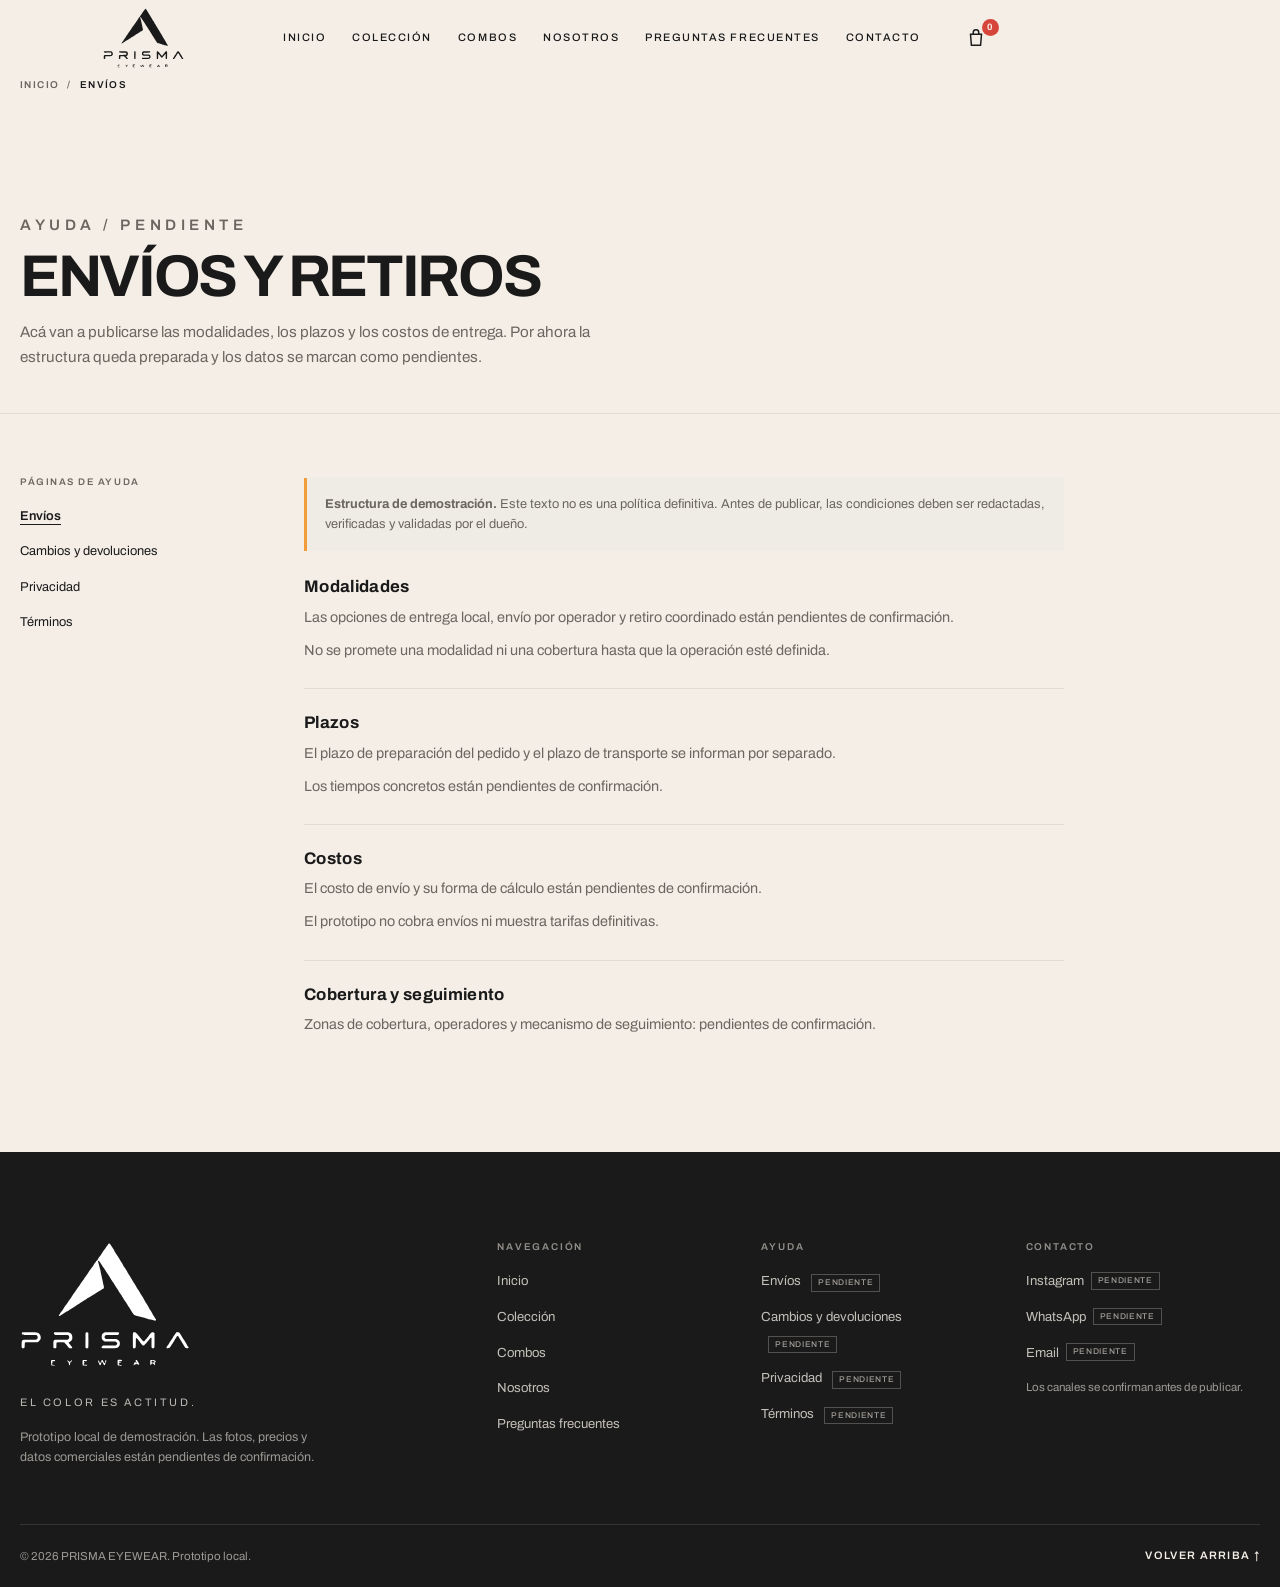
<file: envios.html>
<!DOCTYPE html>
<html lang="es-AR" class="no-js">
<head>
  <meta charset="UTF-8">
  <meta name="viewport" content="width=device-width, initial-scale=1">
  <meta name="description" content="Página de envíos y retiros de PRISMA EYEWEAR. Contenido pendiente de confirmación.">
  <meta name="theme-color" content="#F4EEE7">
  <title>Envíos y retiros — PRISMA EYEWEAR</title>

  <link rel="icon" href="assets/images/favicon.svg" type="image/svg+xml">
  <link rel="preconnect" href="https://fonts.googleapis.com">
  <link rel="preconnect" href="https://fonts.gstatic.com" crossorigin>
  <link href="https://fonts.googleapis.com/css2?family=Archivo:wght@400;500;600;700;800&display=swap" rel="stylesheet">
  <link rel="stylesheet" href="css/styles.css">
</head>
<body data-page="legal">
  <a class="skip-link" href="#contenido">Saltar al contenido</a>

  <noscript>
    <p class="noscript">Este prototipo necesita JavaScript para el menú y el carrito.</p>
  </noscript>

  <header class="site-header" id="site-header">
    <div class="container header-inner">
      <button class="menu-toggle" type="button" aria-expanded="false" aria-controls="site-nav">
        <span class="menu-box" aria-hidden="true">
          <span></span>
          <span></span>
          <span></span>
        </span>
        <span class="sr-only">Abrir menú</span>
      </button>

      <a class="brand" href="index.html" aria-label="PRISMA EYEWEAR — Ir al inicio">
        <img class="brand-image" src="assets/images/recursos/logo_prisma_oscuro.svg" alt="PRISMA EYEWEAR — logo de referencia" width="1203" height="886">
      </a>

      <div class="header-actions">
        <nav class="site-nav" id="site-nav" aria-label="Navegación principal">
          <ul>
            <li><a href="index.html#inicio">Inicio</a></li>
            <li><a href="index.html#coleccion">Colección</a></li>
            <li><a href="index.html#combos">Combos</a></li>
            <li><a href="index.html#nosotros">Nosotros</a></li>
            <li><a href="index.html#faq">Preguntas frecuentes</a></li>
            <li><a href="#contacto">Contacto</a></li>
          </ul>
        </nav>

        <a class="cart-button" href="carrito.html" aria-label="Ver carrito, 0 productos">
          <svg class="icon" viewBox="0 0 24 24" fill="none" stroke="currentColor" stroke-width="1.6" aria-hidden="true">
            <path d="M6 8h12l-1 12H7L6 8Z"/>
            <path d="M9 8V6a3 3 0 0 1 6 0v2"/>
          </svg>
          <span class="cart-count" id="cart-count">0</span>
        </a>
      </div>
    </div>
  </header>

  <main id="contenido">
    <div class="container">
      <nav class="breadcrumb" aria-label="Miga de pan">
        <a href="index.html">Inicio</a>
        <span aria-hidden="true">/</span>
        <span aria-current="page">Envíos</span>
      </nav>
    </div>

    <header class="page-hero">
      <div class="container">
        <p class="eyebrow">AYUDA / PENDIENTE</p>
        <h1>ENVÍOS Y RETIROS</h1>
        <p>Acá van a publicarse las modalidades, los plazos y los costos de entrega. Por ahora la estructura queda preparada y los datos se marcan como pendientes.</p>
      </div>
    </header>

    <div class="container legal-layout">
      <nav class="legal-nav" aria-labelledby="legal-nav-title">
        <h2 id="legal-nav-title">PÁGINAS DE AYUDA</h2>
        <ul>
          <li><a href="envios.html" aria-current="page">Envíos</a></li>
          <li><a href="cambios-y-devoluciones.html">Cambios y devoluciones</a></li>
          <li><a href="privacidad.html">Privacidad</a></li>
          <li><a href="terminos.html">Términos</a></li>
        </ul>
      </nav>

      <div>
        <p class="legal-notice">
          <strong>Estructura de demostración.</strong> Este texto no es una política definitiva.
          Antes de publicar, las condiciones deben ser redactadas, verificadas y validadas por el dueño.
        </p>

        <section class="legal-block">
          <h2>Modalidades</h2>
          <p>Las opciones de entrega local, envío por operador y retiro coordinado están pendientes de confirmación.</p>
          <p>No se promete una modalidad ni una cobertura hasta que la operación esté definida.</p>
        </section>

        <section class="legal-block">
          <h2>Plazos</h2>
          <p>El plazo de preparación del pedido y el plazo de transporte se informan por separado.</p>
          <p>Los tiempos concretos están pendientes de confirmación.</p>
        </section>

        <section class="legal-block">
          <h2>Costos</h2>
          <p>El costo de envío y su forma de cálculo están pendientes de confirmación.</p>
          <p>El prototipo no cobra envíos ni muestra tarifas definitivas.</p>
        </section>

        <section class="legal-block">
          <h2>Cobertura y seguimiento</h2>
          <p>Zonas de cobertura, operadores y mecanismo de seguimiento: pendientes de confirmación.</p>
        </section>
      </div>
    </div>
  </main>

  <footer class="site-footer">
    <div class="container footer-top">
      <div class="footer-brand">
        <a class="brand brand--footer" href="index.html" aria-label="PRISMA EYEWEAR — Ir al inicio">
          <img class="brand-image" src="assets/images/recursos/logo_prisma_claro.svg" alt="PRISMA EYEWEAR — logo de referencia" width="1203" height="886">
        </a>
        <p class="footer-tagline">EL COLOR ES ACTITUD.</p>
        <p class="footer-disclaimer">Prototipo local de demostración. Las fotos, precios y datos comerciales están pendientes de confirmación.</p>
      </div>

      <nav class="footer-col" aria-label="Navegación del pie">
        <h3>Navegación</h3>
        <ul>
          <li><a href="index.html#inicio">Inicio</a></li>
          <li><a href="index.html#coleccion">Colección</a></li>
          <li><a href="index.html#combos">Combos</a></li>
          <li><a href="index.html#nosotros">Nosotros</a></li>
          <li><a href="index.html#faq">Preguntas frecuentes</a></li>
        </ul>
      </nav>

      <div class="footer-col">
        <h3>Ayuda</h3>
        <ul>
          <li><a href="envios.html">Envíos</a> <span class="pending-badge">Pendiente</span></li>
          <li><a href="cambios-y-devoluciones.html">Cambios y devoluciones</a> <span class="pending-badge">Pendiente</span></li>
          <li><a href="privacidad.html">Privacidad</a> <span class="pending-badge">Pendiente</span></li>
          <li><a href="terminos.html">Términos</a> <span class="pending-badge">Pendiente</span></li>
        </ul>
      </div>

      <div class="footer-col footer-contact" id="contacto">
        <h3>Contacto</h3>
        <ul>
          <li><span class="footer-pending">Instagram <span class="pending-badge">Pendiente</span></span></li>
          <li><span class="footer-pending">WhatsApp <span class="pending-badge">Pendiente</span></span></li>
          <li><span class="footer-pending">Email <span class="pending-badge">Pendiente</span></span></li>
        </ul>
        <p class="footer-note">Los canales se confirman antes de publicar.</p>
      </div>
    </div>

    <div class="container footer-bottom">
      <p>© <span id="year">2026</span> PRISMA EYEWEAR. Prototipo local.</p>
      <a class="text-link text-link--light" href="#contenido">VOLVER ARRIBA ↑</a>
    </div>
  </footer>

  <div class="toast" id="toast" role="status" aria-live="polite" aria-atomic="true"></div>

  <script src="js/data.js"></script>
  <script src="js/store.js"></script>
  <script src="js/app.js"></script>
</body>
</html>
</file>
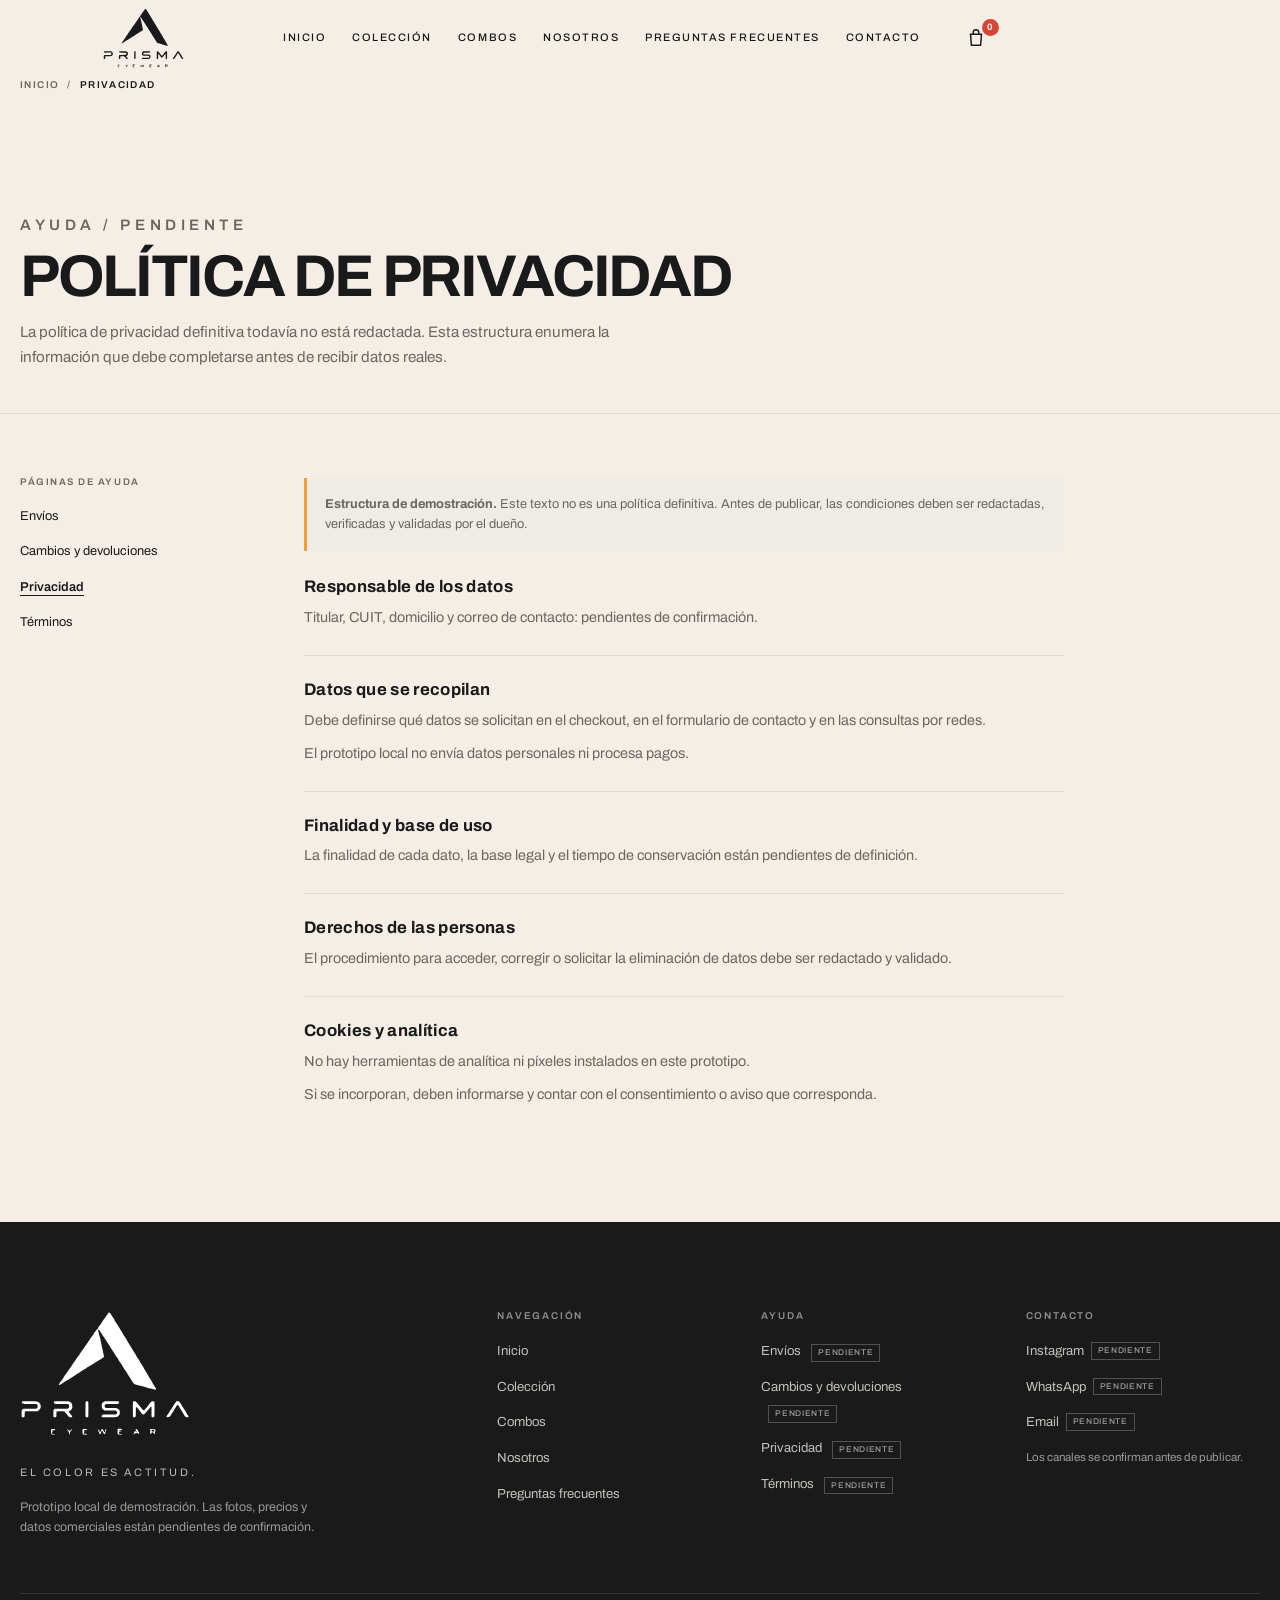
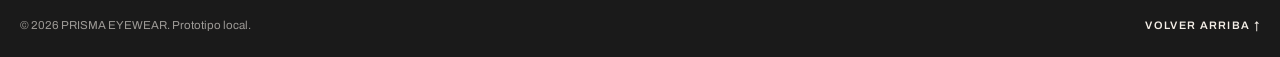
<file: privacidad.html>
<!DOCTYPE html>
<html lang="es-AR" class="no-js">
<head>
  <meta charset="UTF-8">
  <meta name="viewport" content="width=device-width, initial-scale=1">
  <meta name="description" content="Página de privacidad de PRISMA EYEWEAR. Contenido pendiente de confirmación.">
  <meta name="theme-color" content="#F4EEE7">
  <title>Política de privacidad — PRISMA EYEWEAR</title>

  <link rel="icon" href="assets/images/favicon.svg" type="image/svg+xml">
  <link rel="preconnect" href="https://fonts.googleapis.com">
  <link rel="preconnect" href="https://fonts.gstatic.com" crossorigin>
  <link href="https://fonts.googleapis.com/css2?family=Archivo:wght@400;500;600;700;800&display=swap" rel="stylesheet">
  <link rel="stylesheet" href="css/styles.css">
</head>
<body data-page="legal">
  <a class="skip-link" href="#contenido">Saltar al contenido</a>

  <noscript>
    <p class="noscript">Este prototipo necesita JavaScript para el menú y el carrito.</p>
  </noscript>

  <header class="site-header" id="site-header">
    <div class="container header-inner">
      <button class="menu-toggle" type="button" aria-expanded="false" aria-controls="site-nav">
        <span class="menu-box" aria-hidden="true">
          <span></span>
          <span></span>
          <span></span>
        </span>
        <span class="sr-only">Abrir menú</span>
      </button>

      <a class="brand" href="index.html" aria-label="PRISMA EYEWEAR — Ir al inicio">
        <img class="brand-image" src="assets/images/recursos/logo_prisma_oscuro.svg" alt="PRISMA EYEWEAR — logo de referencia" width="1203" height="886">
      </a>

      <div class="header-actions">
        <nav class="site-nav" id="site-nav" aria-label="Navegación principal">
          <ul>
            <li><a href="index.html#inicio">Inicio</a></li>
            <li><a href="index.html#coleccion">Colección</a></li>
            <li><a href="index.html#combos">Combos</a></li>
            <li><a href="index.html#nosotros">Nosotros</a></li>
            <li><a href="index.html#faq">Preguntas frecuentes</a></li>
            <li><a href="#contacto">Contacto</a></li>
          </ul>
        </nav>

        <a class="cart-button" href="carrito.html" aria-label="Ver carrito, 0 productos">
          <svg class="icon" viewBox="0 0 24 24" fill="none" stroke="currentColor" stroke-width="1.6" aria-hidden="true">
            <path d="M6 8h12l-1 12H7L6 8Z"/>
            <path d="M9 8V6a3 3 0 0 1 6 0v2"/>
          </svg>
          <span class="cart-count" id="cart-count">0</span>
        </a>
      </div>
    </div>
  </header>

  <main id="contenido">
    <div class="container">
      <nav class="breadcrumb" aria-label="Miga de pan">
        <a href="index.html">Inicio</a>
        <span aria-hidden="true">/</span>
        <span aria-current="page">Privacidad</span>
      </nav>
    </div>

    <header class="page-hero">
      <div class="container">
        <p class="eyebrow">AYUDA / PENDIENTE</p>
        <h1>POLÍTICA DE PRIVACIDAD</h1>
        <p>La política de privacidad definitiva todavía no está redactada. Esta estructura enumera la información que debe completarse antes de recibir datos reales.</p>
      </div>
    </header>

    <div class="container legal-layout">
      <nav class="legal-nav" aria-labelledby="legal-nav-title">
        <h2 id="legal-nav-title">PÁGINAS DE AYUDA</h2>
        <ul>
          <li><a href="envios.html">Envíos</a></li>
          <li><a href="cambios-y-devoluciones.html">Cambios y devoluciones</a></li>
          <li><a href="privacidad.html" aria-current="page">Privacidad</a></li>
          <li><a href="terminos.html">Términos</a></li>
        </ul>
      </nav>

      <div>
        <p class="legal-notice">
          <strong>Estructura de demostración.</strong> Este texto no es una política definitiva.
          Antes de publicar, las condiciones deben ser redactadas, verificadas y validadas por el dueño.
        </p>

        <section class="legal-block">
          <h2>Responsable de los datos</h2>
          <p>Titular, CUIT, domicilio y correo de contacto: pendientes de confirmación.</p>
        </section>

        <section class="legal-block">
          <h2>Datos que se recopilan</h2>
          <p>Debe definirse qué datos se solicitan en el checkout, en el formulario de contacto y en las consultas por redes.</p>
          <p>El prototipo local no envía datos personales ni procesa pagos.</p>
        </section>

        <section class="legal-block">
          <h2>Finalidad y base de uso</h2>
          <p>La finalidad de cada dato, la base legal y el tiempo de conservación están pendientes de definición.</p>
        </section>

        <section class="legal-block">
          <h2>Derechos de las personas</h2>
          <p>El procedimiento para acceder, corregir o solicitar la eliminación de datos debe ser redactado y validado.</p>
        </section>

        <section class="legal-block">
          <h2>Cookies y analítica</h2>
          <p>No hay herramientas de analítica ni píxeles instalados en este prototipo.</p>
          <p>Si se incorporan, deben informarse y contar con el consentimiento o aviso que corresponda.</p>
        </section>
      </div>
    </div>
  </main>

  <footer class="site-footer">
    <div class="container footer-top">
      <div class="footer-brand">
        <a class="brand brand--footer" href="index.html" aria-label="PRISMA EYEWEAR — Ir al inicio">
          <img class="brand-image" src="assets/images/recursos/logo_prisma_claro.svg" alt="PRISMA EYEWEAR — logo de referencia" width="1203" height="886">
        </a>
        <p class="footer-tagline">EL COLOR ES ACTITUD.</p>
        <p class="footer-disclaimer">Prototipo local de demostración. Las fotos, precios y datos comerciales están pendientes de confirmación.</p>
      </div>

      <nav class="footer-col" aria-label="Navegación del pie">
        <h3>Navegación</h3>
        <ul>
          <li><a href="index.html#inicio">Inicio</a></li>
          <li><a href="index.html#coleccion">Colección</a></li>
          <li><a href="index.html#combos">Combos</a></li>
          <li><a href="index.html#nosotros">Nosotros</a></li>
          <li><a href="index.html#faq">Preguntas frecuentes</a></li>
        </ul>
      </nav>

      <div class="footer-col">
        <h3>Ayuda</h3>
        <ul>
          <li><a href="envios.html">Envíos</a> <span class="pending-badge">Pendiente</span></li>
          <li><a href="cambios-y-devoluciones.html">Cambios y devoluciones</a> <span class="pending-badge">Pendiente</span></li>
          <li><a href="privacidad.html">Privacidad</a> <span class="pending-badge">Pendiente</span></li>
          <li><a href="terminos.html">Términos</a> <span class="pending-badge">Pendiente</span></li>
        </ul>
      </div>

      <div class="footer-col footer-contact" id="contacto">
        <h3>Contacto</h3>
        <ul>
          <li><span class="footer-pending">Instagram <span class="pending-badge">Pendiente</span></span></li>
          <li><span class="footer-pending">WhatsApp <span class="pending-badge">Pendiente</span></span></li>
          <li><span class="footer-pending">Email <span class="pending-badge">Pendiente</span></span></li>
        </ul>
        <p class="footer-note">Los canales se confirman antes de publicar.</p>
      </div>
    </div>

    <div class="container footer-bottom">
      <p>© <span id="year">2026</span> PRISMA EYEWEAR. Prototipo local.</p>
      <a class="text-link text-link--light" href="#contenido">VOLVER ARRIBA ↑</a>
    </div>
  </footer>

  <div class="toast" id="toast" role="status" aria-live="polite" aria-atomic="true"></div>

  <script src="js/data.js"></script>
  <script src="js/store.js"></script>
  <script src="js/app.js"></script>
</body>
</html>
</file>
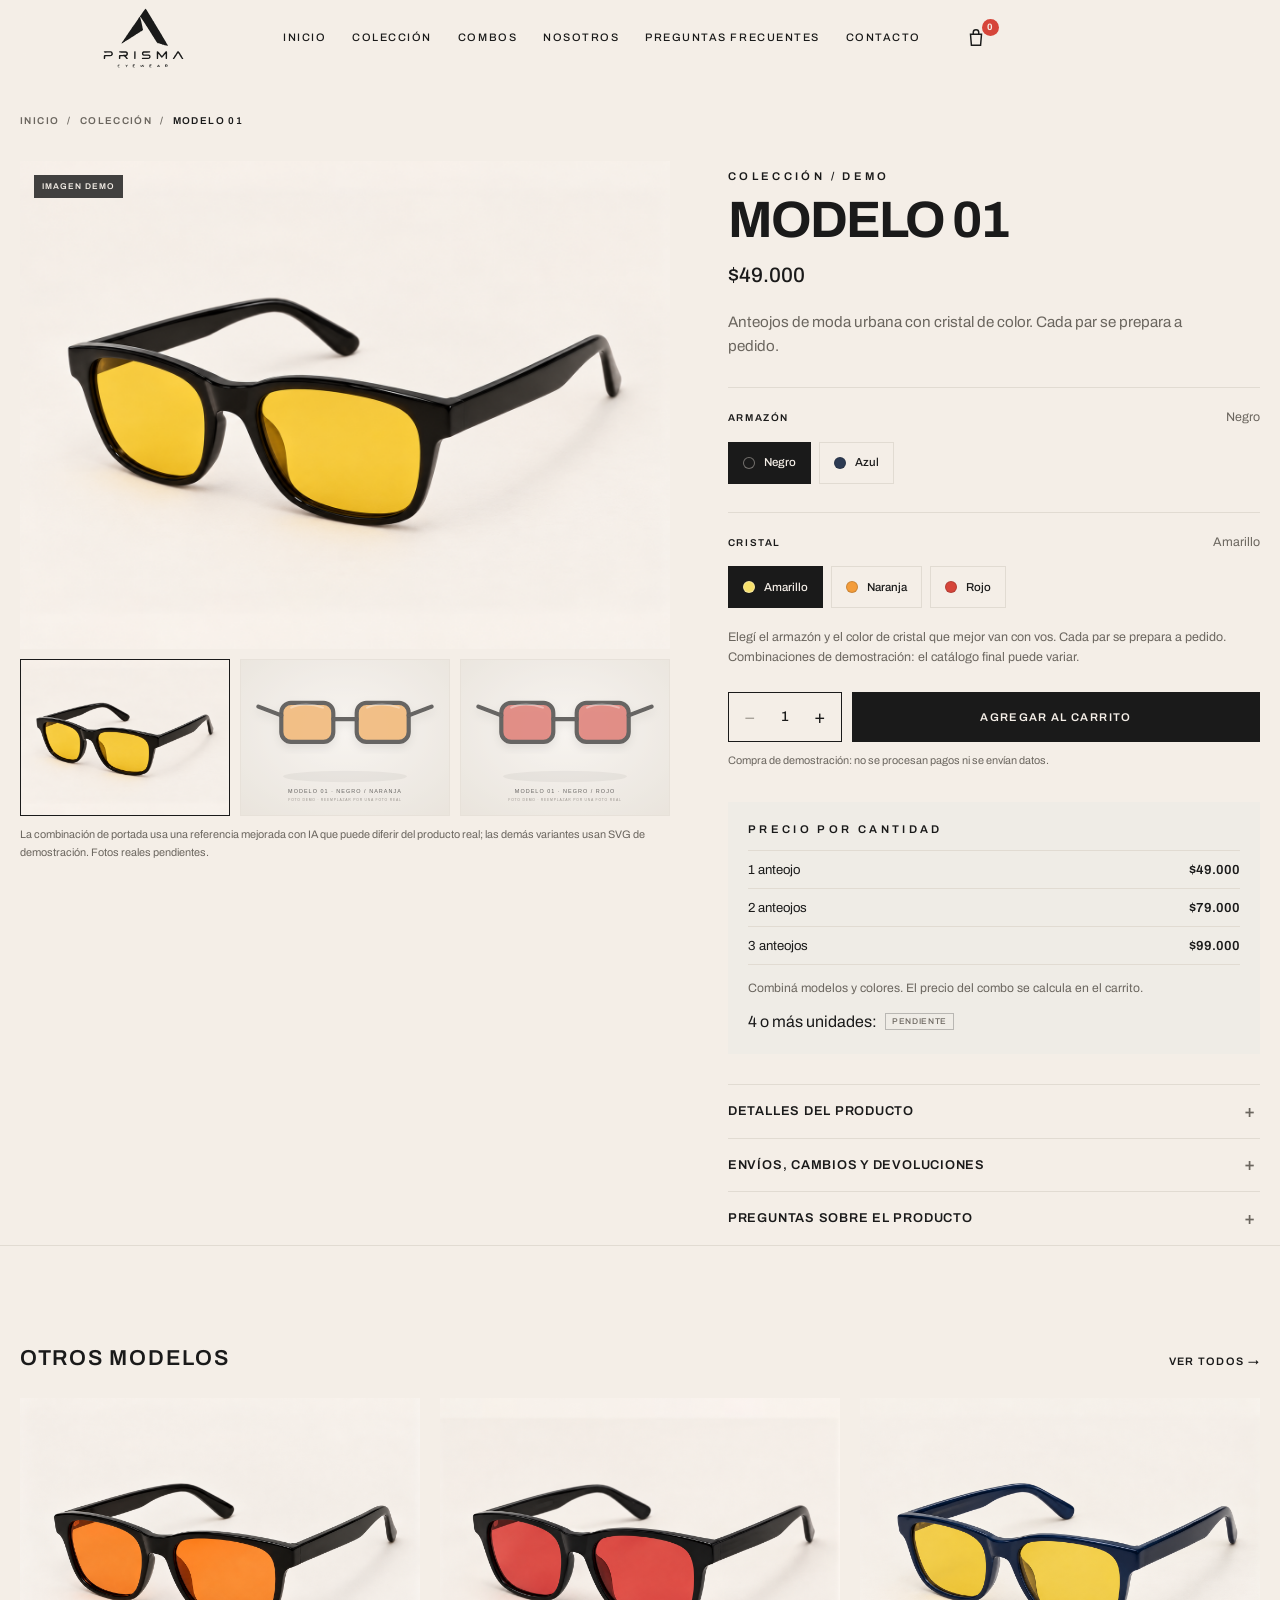
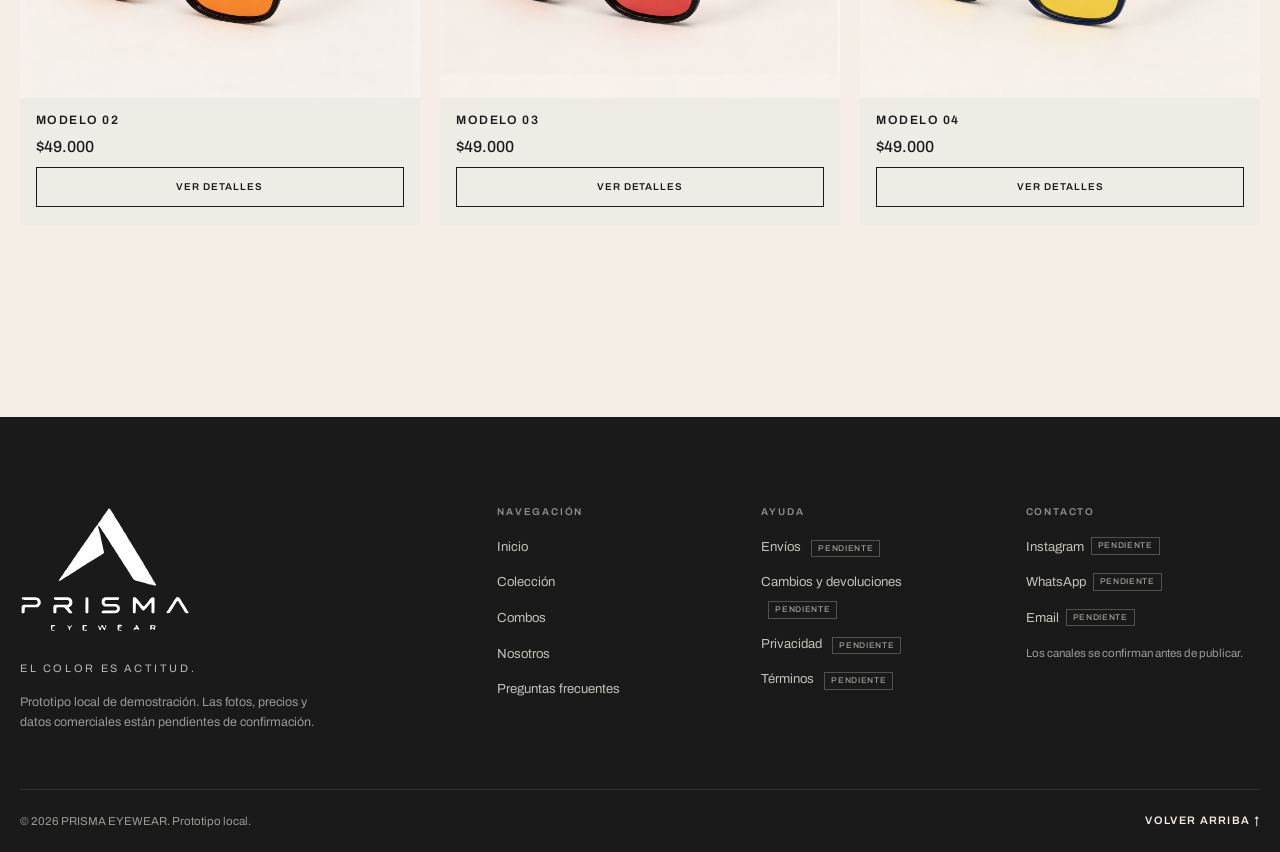
<file: producto.html>
<!DOCTYPE html>
<html lang="es-AR" class="no-js">
<head>
  <meta charset="UTF-8">
  <meta name="viewport" content="width=device-width, initial-scale=1">
  <meta name="description" content="Ficha de producto de demostración de PRISMA EYEWEAR. Elegí armazón y color de cristal, y sumá el modelo al carrito demo.">
  <meta name="theme-color" content="#F4EEE7">
  <title>Ficha de producto — PRISMA EYEWEAR</title>

  <link rel="icon" href="assets/images/favicon.svg" type="image/svg+xml">
  <link rel="preconnect" href="https://fonts.googleapis.com">
  <link rel="preconnect" href="https://fonts.gstatic.com" crossorigin>
  <link href="https://fonts.googleapis.com/css2?family=Archivo:wght@400;500;600;700;800&display=swap" rel="stylesheet">
  <link rel="stylesheet" href="css/styles.css">
</head>
<body data-page="producto">
  <a class="skip-link" href="#contenido">Saltar al contenido</a>

  <noscript>
    <p class="noscript">Este prototipo necesita JavaScript para mostrar el producto, las variantes y el carrito.</p>
  </noscript>

  <header class="site-header" id="site-header">
    <div class="container header-inner">
      <button class="menu-toggle" type="button" aria-expanded="false" aria-controls="site-nav">
        <span class="menu-box" aria-hidden="true">
          <span></span>
          <span></span>
          <span></span>
        </span>
        <span class="sr-only">Abrir menú</span>
      </button>

      <a class="brand" href="index.html" aria-label="PRISMA EYEWEAR — Ir al inicio">
        <img class="brand-image" src="assets/images/recursos/logo_prisma_oscuro.svg" alt="PRISMA EYEWEAR — logo de referencia" width="1203" height="886">
      </a>

      <div class="header-actions">
        <nav class="site-nav" id="site-nav" aria-label="Navegación principal">
          <ul>
            <li><a href="index.html#inicio">Inicio</a></li>
            <li><a href="index.html#coleccion">Colección</a></li>
            <li><a href="index.html#combos">Combos</a></li>
            <li><a href="index.html#nosotros">Nosotros</a></li>
            <li><a href="index.html#faq">Preguntas frecuentes</a></li>
            <li><a href="#contacto">Contacto</a></li>
          </ul>
        </nav>

        <a class="cart-button" href="carrito.html" aria-label="Ver carrito, 0 productos">
          <svg class="icon" viewBox="0 0 24 24" fill="none" stroke="currentColor" stroke-width="1.6" aria-hidden="true">
            <path d="M6 8h12l-1 12H7L6 8Z"/>
            <path d="M9 8V6a3 3 0 0 1 6 0v2"/>
          </svg>
          <span class="cart-count" id="cart-count">0</span>
        </a>
      </div>
    </div>
  </header>

  <main id="contenido" class="product-main">
    <div class="container">
      <nav class="breadcrumb" aria-label="Miga de pan">
        <a href="index.html">Inicio</a>
        <span aria-hidden="true">/</span>
        <a href="index.html#coleccion">Colección</a>
        <span aria-hidden="true">/</span>
        <span id="breadcrumb-model" aria-current="page">Modelo 01</span>
      </nav>

      <div class="product-page" id="product-page">
        <div class="product-gallery">
          <div class="product-main-media">
            <img
              id="product-image"
              src="assets/images/modelo-01-negro-amarillo.svg"
              alt="Placeholder de Modelo 01 con armazón negro y cristal amarillo. Foto real pendiente."
              width="800"
              height="600"
            >
            <span class="media-badge">IMAGEN DEMO</span>
          </div>

          <div class="product-thumbs" id="product-thumbs" role="group" aria-label="Elegir color del cristal"></div>
          <p class="gallery-note">La combinación de portada usa una referencia mejorada con IA que puede diferir del producto real; las demás variantes usan SVG de demostración. Fotos reales pendientes.</p>
        </div>

        <div class="product-summary">
          <p class="eyebrow">COLECCIÓN / DEMO</p>
          <h1 id="product-name">MODELO 01</h1>
          <p class="product-page-price" id="product-price">$49.000</p>
          <p class="product-description" id="product-description">
            Anteojos de moda urbana con cristal de color. Cada par se prepara a pedido.
          </p>

          <div class="variant-block">
            <div class="variant-head">
              <span class="variant-label" id="frame-label">ARMAZÓN</span>
              <span class="variant-value" id="frame-value">Negro</span>
            </div>
            <div class="variant-options" id="frame-options" role="group" aria-labelledby="frame-label"></div>
          </div>

          <div class="variant-block">
            <div class="variant-head">
              <span class="variant-label" id="lens-label">CRISTAL</span>
              <span class="variant-value" id="lens-value">Amarillo</span>
            </div>
            <div class="variant-options" id="lens-options" role="group" aria-labelledby="lens-label"></div>
          </div>

          <p class="selection-note">
            Elegí el armazón y el color de cristal que mejor van con vos. Cada par se prepara a pedido.
            Combinaciones de demostración: el catálogo final puede variar.
          </p>

          <div class="product-actions">
            <div class="qty-stepper" role="group" aria-label="Cantidad de anteojos">
              <button type="button" id="qty-minus" aria-label="Restar un anteojo">−</button>
              <span id="qty-value" aria-live="polite">1</span>
              <button type="button" id="qty-plus" aria-label="Sumar un anteojo">+</button>
            </div>
            <button class="button button-dark add-to-cart" type="button" id="add-to-cart">AGREGAR AL CARRITO</button>
          </div>
          <p class="demo-note">Compra de demostración: no se procesan pagos ni se envían datos.</p>

          <div class="combo-promo">
            <p class="eyebrow">PRECIO POR CANTIDAD</p>
            <ul class="combo-promo-list">
              <li><span>1 anteojo</span><strong>$49.000</strong></li>
              <li><span>2 anteojos</span><strong>$79.000</strong></li>
              <li><span>3 anteojos</span><strong>$99.000</strong></li>
            </ul>
            <p>Combiná modelos y colores. El precio del combo se calcula en el carrito.</p>
            <p class="pending-inline">
              4 o más unidades: <span class="pending-badge pending-badge--dark">Pendiente</span>
            </p>
          </div>

          <details class="product-accordion">
            <summary>Detalles del producto</summary>
            <div class="accordion-body">
              <p>Materiales, medidas y características técnicas: pendientes de confirmación.</p>
              <p>No se publican especificaciones ni beneficios de los cristales sin validar.</p>
            </div>
          </details>

          <details class="product-accordion">
            <summary>Envíos, cambios y devoluciones</summary>
            <div class="accordion-body">
              <p>Modalidades, plazos, costos y cobertura: pendientes de confirmación.</p>
              <p>
                <a class="text-link" href="envios.html">VER ENVÍOS →</a>
                <a class="text-link" href="cambios-y-devoluciones.html">VER CAMBIOS →</a>
              </p>
            </div>
          </details>

          <details class="product-accordion">
            <summary>Preguntas sobre el producto</summary>
            <div class="accordion-body">
              <p>¿Cómo elijo el modelo y las variantes? Escribinos cuando los canales de contacto estén confirmados.</p>
              <p><a class="text-link" href="index.html#faq">VER PREGUNTAS FRECUENTES →</a></p>
            </div>
          </details>
        </div>
      </div>

      <div class="not-found" id="product-not-found" hidden>
        <p class="eyebrow">COLECCIÓN</p>
        <h1>NO ENCONTRAMOS ESE MODELO</h1>
        <p>El enlace puede estar incompleto o el modelo ya no forma parte de la demostración.</p>
        <a class="button button-dark" href="index.html#coleccion">VER LA COLECCIÓN</a>
      </div>
    </div>

    <section class="section related" aria-labelledby="related-title">
      <div class="container">
        <div class="section-head">
          <h2 id="related-title">OTROS MODELOS</h2>
          <a class="text-link" href="index.html#coleccion">VER TODOS →</a>
        </div>
        <div class="product-grid" id="related-grid"></div>
      </div>
    </section>
  </main>

  <footer class="site-footer">
    <div class="container footer-top">
      <div class="footer-brand">
        <a class="brand brand--footer" href="index.html" aria-label="PRISMA EYEWEAR — Ir al inicio">
          <img class="brand-image" src="assets/images/recursos/logo_prisma_claro.svg" alt="PRISMA EYEWEAR — logo de referencia" width="1203" height="886">
        </a>
        <p class="footer-tagline">EL COLOR ES ACTITUD.</p>
        <p class="footer-disclaimer">Prototipo local de demostración. Las fotos, precios y datos comerciales están pendientes de confirmación.</p>
      </div>

      <nav class="footer-col" aria-label="Navegación del pie">
        <h3>Navegación</h3>
        <ul>
          <li><a href="index.html#inicio">Inicio</a></li>
          <li><a href="index.html#coleccion">Colección</a></li>
          <li><a href="index.html#combos">Combos</a></li>
          <li><a href="index.html#nosotros">Nosotros</a></li>
          <li><a href="index.html#faq">Preguntas frecuentes</a></li>
        </ul>
      </nav>

      <div class="footer-col">
        <h3>Ayuda</h3>
        <ul>
          <li><a href="envios.html">Envíos</a> <span class="pending-badge">Pendiente</span></li>
          <li><a href="cambios-y-devoluciones.html">Cambios y devoluciones</a> <span class="pending-badge">Pendiente</span></li>
          <li><a href="privacidad.html">Privacidad</a> <span class="pending-badge">Pendiente</span></li>
          <li><a href="terminos.html">Términos</a> <span class="pending-badge">Pendiente</span></li>
        </ul>
      </div>

      <div class="footer-col footer-contact" id="contacto">
        <h3>Contacto</h3>
        <ul>
          <li><span class="footer-pending">Instagram <span class="pending-badge">Pendiente</span></span></li>
          <li><span class="footer-pending">WhatsApp <span class="pending-badge">Pendiente</span></span></li>
          <li><span class="footer-pending">Email <span class="pending-badge">Pendiente</span></span></li>
        </ul>
        <p class="footer-note">Los canales se confirman antes de publicar.</p>
      </div>
    </div>

    <div class="container footer-bottom">
      <p>© <span id="year">2026</span> PRISMA EYEWEAR. Prototipo local.</p>
      <a class="text-link text-link--light" href="#contenido">VOLVER ARRIBA ↑</a>
    </div>
  </footer>

  <div class="toast" id="toast" role="status" aria-live="polite" aria-atomic="true"></div>

  <script src="js/data.js"></script>
  <script src="js/store.js"></script>
  <script src="js/app.js"></script>
  <script src="js/product.js"></script>
</body>
</html>
</file>
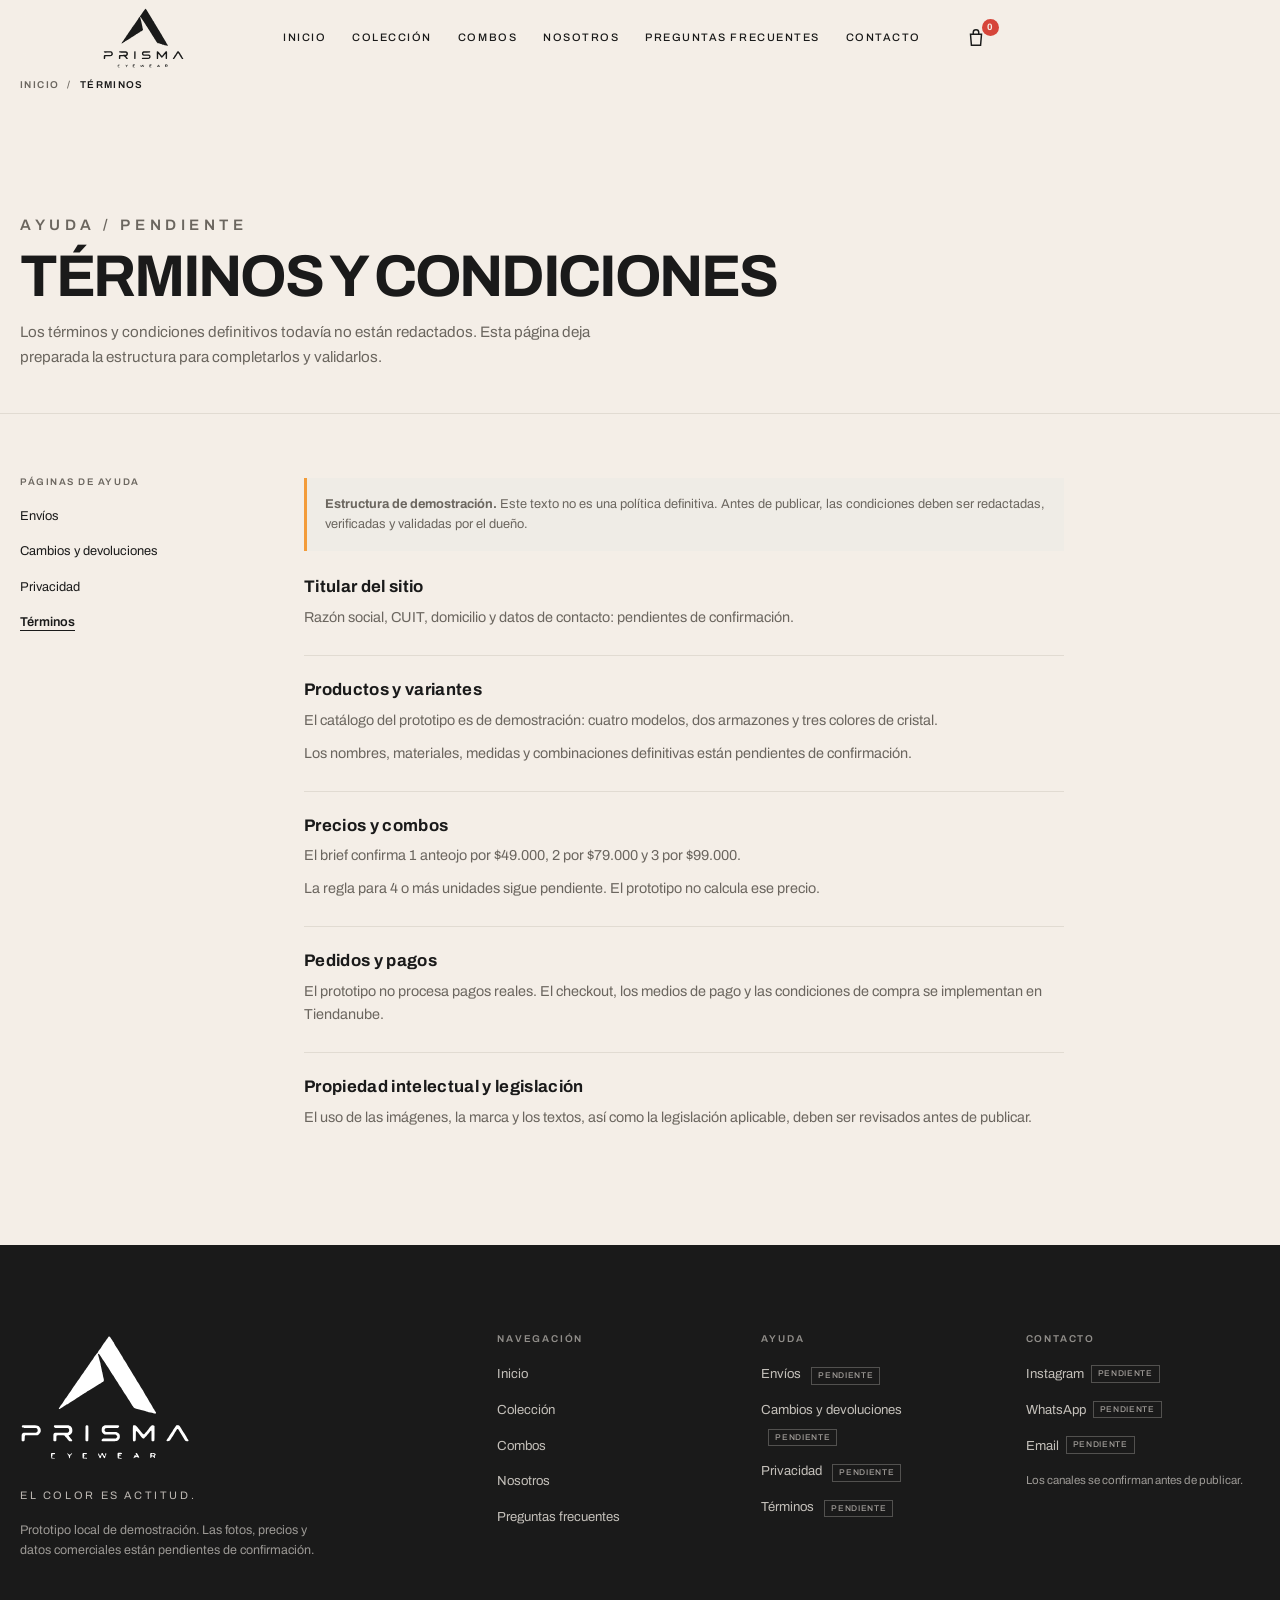
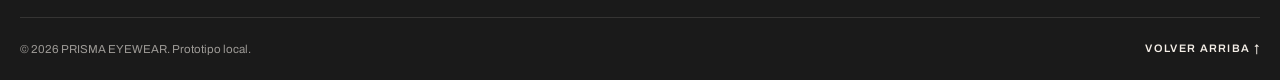
<file: terminos.html>
<!DOCTYPE html>
<html lang="es-AR" class="no-js">
<head>
  <meta charset="UTF-8">
  <meta name="viewport" content="width=device-width, initial-scale=1">
  <meta name="description" content="Página de términos y condiciones de PRISMA EYEWEAR. Contenido pendiente de confirmación.">
  <meta name="theme-color" content="#F4EEE7">
  <title>Términos y condiciones — PRISMA EYEWEAR</title>

  <link rel="icon" href="assets/images/favicon.svg" type="image/svg+xml">
  <link rel="preconnect" href="https://fonts.googleapis.com">
  <link rel="preconnect" href="https://fonts.gstatic.com" crossorigin>
  <link href="https://fonts.googleapis.com/css2?family=Archivo:wght@400;500;600;700;800&display=swap" rel="stylesheet">
  <link rel="stylesheet" href="css/styles.css">
</head>
<body data-page="legal">
  <a class="skip-link" href="#contenido">Saltar al contenido</a>

  <noscript>
    <p class="noscript">Este prototipo necesita JavaScript para el menú y el carrito.</p>
  </noscript>

  <header class="site-header" id="site-header">
    <div class="container header-inner">
      <button class="menu-toggle" type="button" aria-expanded="false" aria-controls="site-nav">
        <span class="menu-box" aria-hidden="true">
          <span></span>
          <span></span>
          <span></span>
        </span>
        <span class="sr-only">Abrir menú</span>
      </button>

      <a class="brand" href="index.html" aria-label="PRISMA EYEWEAR — Ir al inicio">
        <img class="brand-image" src="assets/images/recursos/logo_prisma_oscuro.svg" alt="PRISMA EYEWEAR — logo de referencia" width="1203" height="886">
      </a>

      <div class="header-actions">
        <nav class="site-nav" id="site-nav" aria-label="Navegación principal">
          <ul>
            <li><a href="index.html#inicio">Inicio</a></li>
            <li><a href="index.html#coleccion">Colección</a></li>
            <li><a href="index.html#combos">Combos</a></li>
            <li><a href="index.html#nosotros">Nosotros</a></li>
            <li><a href="index.html#faq">Preguntas frecuentes</a></li>
            <li><a href="#contacto">Contacto</a></li>
          </ul>
        </nav>

        <a class="cart-button" href="carrito.html" aria-label="Ver carrito, 0 productos">
          <svg class="icon" viewBox="0 0 24 24" fill="none" stroke="currentColor" stroke-width="1.6" aria-hidden="true">
            <path d="M6 8h12l-1 12H7L6 8Z"/>
            <path d="M9 8V6a3 3 0 0 1 6 0v2"/>
          </svg>
          <span class="cart-count" id="cart-count">0</span>
        </a>
      </div>
    </div>
  </header>

  <main id="contenido">
    <div class="container">
      <nav class="breadcrumb" aria-label="Miga de pan">
        <a href="index.html">Inicio</a>
        <span aria-hidden="true">/</span>
        <span aria-current="page">Términos</span>
      </nav>
    </div>

    <header class="page-hero">
      <div class="container">
        <p class="eyebrow">AYUDA / PENDIENTE</p>
        <h1>TÉRMINOS Y CONDICIONES</h1>
        <p>Los términos y condiciones definitivos todavía no están redactados. Esta página deja preparada la estructura para completarlos y validarlos.</p>
      </div>
    </header>

    <div class="container legal-layout">
      <nav class="legal-nav" aria-labelledby="legal-nav-title">
        <h2 id="legal-nav-title">PÁGINAS DE AYUDA</h2>
        <ul>
          <li><a href="envios.html">Envíos</a></li>
          <li><a href="cambios-y-devoluciones.html">Cambios y devoluciones</a></li>
          <li><a href="privacidad.html">Privacidad</a></li>
          <li><a href="terminos.html" aria-current="page">Términos</a></li>
        </ul>
      </nav>

      <div>
        <p class="legal-notice">
          <strong>Estructura de demostración.</strong> Este texto no es una política definitiva.
          Antes de publicar, las condiciones deben ser redactadas, verificadas y validadas por el dueño.
        </p>

        <section class="legal-block">
          <h2>Titular del sitio</h2>
          <p>Razón social, CUIT, domicilio y datos de contacto: pendientes de confirmación.</p>
        </section>

        <section class="legal-block">
          <h2>Productos y variantes</h2>
          <p>El catálogo del prototipo es de demostración: cuatro modelos, dos armazones y tres colores de cristal.</p>
          <p>Los nombres, materiales, medidas y combinaciones definitivas están pendientes de confirmación.</p>
        </section>

        <section class="legal-block">
          <h2>Precios y combos</h2>
          <p>El brief confirma 1 anteojo por $49.000, 2 por $79.000 y 3 por $99.000.</p>
          <p>La regla para 4 o más unidades sigue pendiente. El prototipo no calcula ese precio.</p>
        </section>

        <section class="legal-block">
          <h2>Pedidos y pagos</h2>
          <p>El prototipo no procesa pagos reales. El checkout, los medios de pago y las condiciones de compra se implementan en Tiendanube.</p>
        </section>

        <section class="legal-block">
          <h2>Propiedad intelectual y legislación</h2>
          <p>El uso de las imágenes, la marca y los textos, así como la legislación aplicable, deben ser revisados antes de publicar.</p>
        </section>
      </div>
    </div>
  </main>

  <footer class="site-footer">
    <div class="container footer-top">
      <div class="footer-brand">
        <a class="brand brand--footer" href="index.html" aria-label="PRISMA EYEWEAR — Ir al inicio">
          <img class="brand-image" src="assets/images/recursos/logo_prisma_claro.svg" alt="PRISMA EYEWEAR — logo de referencia" width="1203" height="886">
        </a>
        <p class="footer-tagline">EL COLOR ES ACTITUD.</p>
        <p class="footer-disclaimer">Prototipo local de demostración. Las fotos, precios y datos comerciales están pendientes de confirmación.</p>
      </div>

      <nav class="footer-col" aria-label="Navegación del pie">
        <h3>Navegación</h3>
        <ul>
          <li><a href="index.html#inicio">Inicio</a></li>
          <li><a href="index.html#coleccion">Colección</a></li>
          <li><a href="index.html#combos">Combos</a></li>
          <li><a href="index.html#nosotros">Nosotros</a></li>
          <li><a href="index.html#faq">Preguntas frecuentes</a></li>
        </ul>
      </nav>

      <div class="footer-col">
        <h3>Ayuda</h3>
        <ul>
          <li><a href="envios.html">Envíos</a> <span class="pending-badge">Pendiente</span></li>
          <li><a href="cambios-y-devoluciones.html">Cambios y devoluciones</a> <span class="pending-badge">Pendiente</span></li>
          <li><a href="privacidad.html">Privacidad</a> <span class="pending-badge">Pendiente</span></li>
          <li><a href="terminos.html">Términos</a> <span class="pending-badge">Pendiente</span></li>
        </ul>
      </div>

      <div class="footer-col footer-contact" id="contacto">
        <h3>Contacto</h3>
        <ul>
          <li><span class="footer-pending">Instagram <span class="pending-badge">Pendiente</span></span></li>
          <li><span class="footer-pending">WhatsApp <span class="pending-badge">Pendiente</span></span></li>
          <li><span class="footer-pending">Email <span class="pending-badge">Pendiente</span></span></li>
        </ul>
        <p class="footer-note">Los canales se confirman antes de publicar.</p>
      </div>
    </div>

    <div class="container footer-bottom">
      <p>© <span id="year">2026</span> PRISMA EYEWEAR. Prototipo local.</p>
      <a class="text-link text-link--light" href="#contenido">VOLVER ARRIBA ↑</a>
    </div>
  </footer>

  <div class="toast" id="toast" role="status" aria-live="polite" aria-atomic="true"></div>

  <script src="js/data.js"></script>
  <script src="js/store.js"></script>
  <script src="js/app.js"></script>
</body>
</html>
</file>
<file: css/styles.css>
/* =========================================================
   PRISMA EYEWEAR — Prototipo local
   1. Variables y base
   2. Utilidades
   3. Header y navegación
   4. Hero
   5. Secciones y colección
   6. Colores
   7. Combos
   8. Detalles
   9. Nosotros
   10. FAQ
   11. Footer
   12. Modales y toast
   13. Animaciones
   14. Responsive
   ========================================================= */

/* ---------- 1. Variables y base ---------- */
:root {
  --cream: #F4EEE7;
  --black: #1A1A1A;
  --red: #D6453A;
  --orange: #F39C3A;
  --yellow: #F7E06B;
  --gray-50: #FAF8F5;
  --gray-100: #EFECE6;
  --gray-200: #E1DBD2;
  --gray-400: #A8A29A;
  --gray-600: #6B665F;
  --white: #FFFFFF;

  --container: 1240px;
  --header-height: 76px;
  --font-sans: "Archivo", system-ui, -apple-system, "Segoe UI", Roboto, Helvetica, Arial, sans-serif;
  --ease: cubic-bezier(.22, .61, .36, 1);
  --transition: 180ms var(--ease);
}

*,
*::before,
*::after {
  box-sizing: border-box;
}

html {
  scroll-behavior: smooth;
  -webkit-text-size-adjust: 100%;
}

body {
  margin: 0;
  background: var(--cream);
  color: var(--black);
  font-family: var(--font-sans);
  font-size: 16px;
  line-height: 1.6;
  -webkit-font-smoothing: antialiased;
  text-rendering: optimizeLegibility;
}

img {
  display: block;
  max-width: 100%;
  height: auto;
}

button,
input,
textarea,
select {
  font: inherit;
}

button {
  color: inherit;
  cursor: pointer;
}

a {
  color: inherit;
  text-decoration: none;
}

ul,
ol {
  margin: 0;
  padding: 0;
  list-style: none;
}

h1,
h2,
h3,
h4,
p,
figure,
dl,
dd {
  margin: 0;
}

h1,
h2,
h3 {
  line-height: 1;
  font-weight: 700;
}

::selection {
  background: var(--yellow);
  color: var(--black);
}

:focus-visible {
  outline: 2px solid var(--red);
  outline-offset: 4px;
}

.site-footer :focus-visible,
.colors-panel :focus-visible,
.about :focus-visible {
  outline-color: var(--yellow);
}

/* ---------- 2. Utilidades ---------- */
/* hidden debe prevalecer sobre los layouts grid y flex de los componentes. */
[hidden] {
  display: none !important;
}

.container {
  width: min(100% - 40px, var(--container));
  margin-inline: auto;
}

.sr-only {
  position: absolute;
  width: 1px;
  height: 1px;
  padding: 0;
  margin: -1px;
  overflow: hidden;
  clip: rect(0, 0, 0, 0);
  white-space: nowrap;
  border: 0;
}

.skip-link {
  position: absolute;
  left: 16px;
  top: 16px;
  z-index: 200;
  transform: translateY(-200%);
  background: var(--black);
  color: var(--cream);
  padding: 10px 16px;
  font-size: .8rem;
  transition: transform var(--transition);
}

.skip-link:focus {
  transform: translateY(0);
}

.noscript {
  background: var(--black);
  color: var(--cream);
  padding: 12px 20px;
  text-align: center;
  font-size: .8rem;
}

section[id],
#contacto {
  scroll-margin-top: calc(var(--header-height) + 16px);
}

.eyebrow {
  font-size: .7rem;
  font-weight: 600;
  letter-spacing: .3em;
  line-height: 1.3;
  text-transform: uppercase;
  color: var(--black);
}

.eyebrow--light {
  color: rgba(244, 238, 231, .62);
}

.button {
  display: inline-flex;
  align-items: center;
  justify-content: center;
  gap: 10px;
  min-height: 44px;
  padding: 13px 22px;
  border: 1px solid transparent;
  background: transparent;
  color: var(--black);
  font-size: .7rem;
  font-weight: 600;
  letter-spacing: .12em;
  line-height: 1.2;
  text-align: center;
  text-transform: uppercase;
  transition:
    background var(--transition),
    color var(--transition),
    border-color var(--transition),
    transform var(--transition);
}

.button:hover {
  transform: translateY(-1px);
}

.button:disabled {
  opacity: .45;
  cursor: not-allowed;
  transform: none;
}

.button-dark {
  background: var(--black);
  border-color: var(--black);
  color: var(--cream);
}

.button-dark:hover {
  background: var(--red);
  border-color: var(--red);
}

.button-outline {
  background: transparent;
  border-color: var(--black);
  color: var(--black);
}

.button-outline:hover {
  background: var(--black);
  color: var(--cream);
}

.text-link {
  display: inline-flex;
  align-items: center;
  gap: 6px;
  padding: 0;
  border: 0;
  border-bottom: 1px solid transparent;
  background: transparent;
  color: var(--black);
  font-size: .68rem;
  font-weight: 600;
  letter-spacing: .12em;
  line-height: 1.4;
  text-transform: uppercase;
  transition: border-color var(--transition), color var(--transition);
}

.text-link:hover {
  border-color: currentColor;
}

.text-link--light {
  color: var(--cream);
}

.pending-badge {
  display: inline-flex;
  align-items: center;
  margin-left: 7px;
  padding: 2px 6px;
  border: 1px solid rgba(244, 238, 231, .26);
  color: rgba(244, 238, 231, .62);
  font-size: .52rem;
  font-weight: 500;
  letter-spacing: .08em;
  line-height: 1.4;
  text-transform: uppercase;
  white-space: nowrap;
}

/* ---------- 3. Header y navegación ---------- */
.site-header {
  position: sticky;
  top: 0;
  z-index: 60;
  background: rgba(244, 238, 231, .94);
  border-bottom: 1px solid transparent;
  backdrop-filter: blur(12px);
  transition: border-color var(--transition), box-shadow var(--transition);
}

.site-header.is-scrolled {
  border-bottom-color: var(--gray-200);
  box-shadow: 0 8px 24px rgba(26, 26, 26, .04);
}

.header-inner {
  display: grid;
  grid-template-columns: 1fr auto 1fr;
  align-items: center;
  gap: 16px;
  min-height: var(--header-height);
}

.menu-toggle {
  display: none;
  justify-self: start;
  align-items: center;
  justify-content: center;
  width: 44px;
  height: 44px;
  margin-left: -10px;
  border: 0;
  background: transparent;
}

.menu-box {
  display: flex;
  flex-direction: column;
  justify-content: space-between;
  width: 22px;
  height: 15px;
}

.menu-box span {
  display: block;
  height: 1.5px;
  background: var(--black);
  transform-origin: center;
  transition: transform var(--transition), opacity var(--transition);
}

.menu-toggle[aria-expanded="true"] .menu-box span:nth-child(1) {
  transform: translateY(6.75px) rotate(45deg);
}

.menu-toggle[aria-expanded="true"] .menu-box span:nth-child(2) {
  opacity: 0;
}

.menu-toggle[aria-expanded="true"] .menu-box span:nth-child(3) {
  transform: translateY(-6.75px) rotate(-45deg);
}

.brand {
  display: inline-flex;
  flex-direction: column;
  align-items: center;
  justify-self: center;
  line-height: 1;
}

.brand-word {
  padding-left: .26em;
  font-size: 1.05rem;
  font-weight: 700;
  letter-spacing: .26em;
}

.brand-image {
  width: 100px;
  height: 60px;
  object-fit: contain;
}

.brand--footer .brand-image {
  width: 170px;
  height: auto;
}

.brand-sub {
  margin-top: 6px;
  padding-left: .46em;
  color: var(--gray-600);
  font-size: .52rem;
  font-weight: 600;
  letter-spacing: .46em;
}

.header-actions {
  display: flex;
  align-items: center;
  justify-self: end;
  gap: 34px;
}

.site-nav ul {
  display: flex;
  align-items: center;
  gap: 26px;
}

.site-nav a {
  position: relative;
  display: inline-block;
  padding: 6px 0;
  font-size: .68rem;
  font-weight: 500;
  letter-spacing: .14em;
  text-transform: uppercase;
}

.site-nav a::after {
  content: "";
  position: absolute;
  right: 100%;
  bottom: 0;
  left: 0;
  height: 1px;
  background: var(--black);
  transition: right var(--transition);
}

.site-nav a:hover::after,
.site-nav a.is-active::after {
  right: 0;
}

.cart-button {
  position: relative;
  display: inline-flex;
  align-items: center;
  justify-content: center;
  width: 42px;
  height: 42px;
  border: 0;
  background: transparent;
}

.cart-button .icon {
  width: 22px;
  height: 22px;
}

.cart-count {
  position: absolute;
  top: 2px;
  right: -2px;
  display: grid;
  place-items: center;
  min-width: 17px;
  height: 17px;
  padding: 0 4px;
  border-radius: 999px;
  background: var(--red);
  color: var(--cream);
  font-size: .58rem;
  font-weight: 700;
  line-height: 1;
}

/* ---------- 4. Hero ---------- */
.hero {
  position: relative;
  display: flex;
  align-items: center;
  min-height: clamp(440px, 56vh, 520px);
  overflow: hidden;
  background: var(--gray-100);
}

.hero-media,
.hero-media img {
  position: absolute;
  inset: 0;
  width: 100%;
  height: 100%;
}

.reference-note {
  margin-bottom: 24px;
}

.product-media--reference img,
.product-main-media #product-image,
.cart-line .cart-thumb img {
  object-fit: contain;
}

.hero-media img {
  object-fit: cover;
  object-position: center;
}

.hero::after {
  content: "";
  position: absolute;
  inset: 0;
  pointer-events: none;
  background:
    linear-gradient(
      90deg,
      rgba(244, 238, 231, .96) 0%,
      rgba(244, 238, 231, .72) 34%,
      rgba(244, 238, 231, .08) 64%,
      rgba(244, 238, 231, 0) 100%
    );
}

.hero-content {
  position: relative;
  z-index: 1;
  padding-block: 56px 104px;
}

.hero-content > * {
  max-width: 620px;
}

.hero .eyebrow {
  margin-bottom: 22px;
}

.hero h1 {
  margin-bottom: 24px;
  font-size: clamp(3.1rem, 5.6vw, 5.8rem);
  font-weight: 800;
  letter-spacing: -.045em;
  line-height: .92;
  text-transform: uppercase;
}

.hero-subtitle {
  max-width: 360px;
  margin-bottom: 32px;
  font-size: clamp(1rem, 1.5vw, 1.2rem);
  line-height: 1.45;
}

.hero-cta {
  min-height: 48px;
}

.hero-controls {
  position: absolute;
  inset-inline: 0;
  bottom: 20px;
  z-index: 2;
  display: flex;
  align-items: center;
  justify-content: space-between;
  gap: 12px;
}

.hero-demo {
  position: absolute;
  top: 16px;
  right: 20px;
  z-index: 2;
  padding: 5px 8px;
  background: var(--cream);
  color: var(--black);
  font-size: .65rem;
  font-weight: 600;
  letter-spacing: .06em;
}

.hero-pagination,
.hero-arrows {
  display: flex;
  align-items: center;
  gap: 4px;
  padding: 2px;
  background: var(--cream);
  color: var(--black);
  border-radius: 4px;
}

.hero-dot,
.hero-arrow {
  display: grid;
  place-items: center;
  width: 44px;
  height: 44px;
  padding: 0;
  border: 0;
  background: transparent;
}

.hero-dot::before {
  content: "";
  width: 8px;
  height: 8px;
  border: 1px solid currentColor;
  border-radius: 50%;
}

.hero-dot[aria-pressed="true"]::before {
  background: currentColor;
}

.hero-arrow {
  font-size: 1.3rem;
}

.hero-counter {
  min-width: 36px;
  font-size: .75rem;
  text-align: center;
}

/* ---------- 5. Secciones y colección ---------- */
.section {
  padding: clamp(64px, 8vw, 110px) 0;
}

.section-head {
  display: flex;
  align-items: flex-end;
  justify-content: space-between;
  gap: 24px;
  margin-bottom: 28px;
}

.section-head h2 {
  font-size: clamp(1.05rem, 1.7vw, 1.35rem);
  font-weight: 600;
  letter-spacing: .08em;
  text-transform: uppercase;
}

.section-head--stacked {
  display: block;
}

.section-head--stacked .section-note {
  margin-top: 8px;
}

.section-note {
  color: var(--gray-600);
  font-size: .78rem;
}

.filter-status {
  margin-bottom: 18px;
  color: var(--gray-600);
  font-size: .8rem;
}

.filter-status:empty {
  display: none;
}

.product-grid {
  display: grid;
  grid-template-columns: repeat(4, minmax(0, 1fr));
  gap: clamp(12px, 1.6vw, 22px);
}

.product-card {
  display: flex;
  flex-direction: column;
  min-width: 0;
  background: var(--gray-100);
}

.product-card.is-hidden {
  display: none;
}

.product-media {
  display: block;
  overflow: hidden;
  aspect-ratio: 4 / 3;
  background: #F7F5F1;
}

.product-media img {
  width: 100%;
  height: 100%;
  object-fit: cover;
  transition: transform .6s var(--ease);
}

.product-card:hover .product-media img {
  transform: scale(1.025);
}

.product-info {
  display: flex;
  flex: 1;
  flex-direction: column;
  align-items: flex-start;
  gap: 8px;
  padding: 16px 16px 18px;
}

.product-info h3 {
  font-size: .76rem;
  font-weight: 600;
  letter-spacing: .12em;
  text-transform: uppercase;
}

.product-price {
  font-size: 1rem;
  font-weight: 500;
}

.swatches {
  display: flex;
  gap: 6px;
  margin-top: 2px;
}

.swatch {
  display: block;
  width: 9px;
  height: 9px;
  border: 1px solid rgba(26, 26, 26, .15);
  border-radius: 50%;
}

.swatch--yellow {
  background: var(--yellow);
}

.swatch--orange {
  background: var(--orange);
}

.swatch--red {
  background: var(--red);
}

.product-info .button {
  width: 100%;
  min-height: 40px;
  margin-top: auto;
  padding: 10px 12px;
  font-size: .62rem;
  letter-spacing: .1em;
}

/* ---------- 6. Colores ---------- */
.colors {
  display: grid;
  grid-template-columns: 1fr 1fr;
  min-height: 540px;
  background: var(--black);
}

.colors-media {
  min-height: 100%;
  overflow: hidden;
}

.colors-media img {
  width: 100%;
  height: 100%;
  object-fit: cover;
}

.colors-panel {
  display: flex;
  flex-direction: column;
  align-items: flex-start;
  justify-content: center;
  padding: clamp(40px, 6vw, 88px);
  background: var(--black);
  color: var(--cream);
}

.colors-panel h2 {
  margin-bottom: 18px;
  font-size: clamp(2rem, 3.6vw, 3.5rem);
  font-weight: 700;
  letter-spacing: -.035em;
  line-height: 1.02;
  text-transform: uppercase;
}

.colors-copy {
  margin-bottom: 36px;
  color: rgba(244, 238, 231, .68);
  font-size: .9rem;
}

.color-options {
  display: flex;
  flex-wrap: wrap;
  gap: clamp(24px, 4vw, 48px);
  margin-bottom: 34px;
}

.color-choice {
  display: flex;
  flex-direction: column;
  align-items: center;
  gap: 12px;
  padding: 0;
  border: 0;
  background: none;
  color: var(--cream);
  font-size: .62rem;
  font-weight: 500;
  letter-spacing: .16em;
}

.color-dot {
  display: block;
  width: clamp(52px, 5vw, 68px);
  height: clamp(52px, 5vw, 68px);
  border-radius: 50%;
  transition: transform var(--transition), box-shadow var(--transition);
}

.color-dot--yellow {
  background: var(--yellow);
}

.color-dot--orange {
  background: var(--orange);
}

.color-dot--red {
  background: var(--red);
}

.color-choice:hover .color-dot {
  transform: scale(1.06);
}

.color-choice.is-active .color-dot {
  box-shadow: 0 0 0 2px var(--black), 0 0 0 4px var(--cream);
}

.color-reset {
  margin-top: 4px;
}

/* ---------- 7. Combos ---------- */
.combo-grid {
  display: grid;
  grid-template-columns: repeat(3, minmax(0, 1fr));
  gap: clamp(14px, 2vw, 24px);
}

.combo-card {
  display: flex;
  flex-direction: column;
  align-items: center;
  gap: 14px;
  padding: clamp(20px, 3vw, 30px);
  border: 1px solid var(--gray-200);
  text-align: center;
  transition: border-color var(--transition), background var(--transition);
}

.combo-card--featured {
  border-color: var(--gray-100);
  background: var(--gray-100);
}

.combo-card.is-selected {
  border-color: var(--black);
}

.combo-label {
  color: var(--gray-600);
  font-size: .68rem;
  font-weight: 600;
  letter-spacing: .16em;
  text-transform: uppercase;
}

.combo-price {
  font-size: clamp(1.4rem, 2.2vw, 1.9rem);
  font-weight: 600;
  letter-spacing: -.02em;
}

.combo-media {
  display: flex;
  align-items: center;
  justify-content: center;
  gap: 6px;
  width: 100%;
  min-height: 110px;
}

.combo-media img {
  width: auto;
  height: 92px;
  object-fit: contain;
}

.combo-media--1 img {
  height: 100px;
}

.combo-media--2 img {
  width: calc(50% - 4px);
  height: 88px;
  object-fit: cover;
}

.combo-media--3 img {
  width: calc(33.333% - 4px);
  height: 78px;
  object-fit: cover;
}

.combo-card .button {
  width: 100%;
  min-height: 40px;
  margin-top: auto;
  padding: 11px 12px;
  font-size: .62rem;
}

.combo-media.combo-media--photo img {
  width: 100%;
  height: auto;
  aspect-ratio: 16 / 9;
  object-fit: contain;
}

.combo-note {
  margin-top: 20px;
  color: var(--gray-600);
  font-size: .78rem;
}

/* ---------- 8. Detalles ---------- */
.details {
  background: var(--gray-50);
}

.detail-grid {
  display: grid;
  grid-template-columns: repeat(3, minmax(0, 1fr));
  gap: clamp(12px, 1.8vw, 22px);
}

.detail-card {
  background: var(--gray-100);
}

.detail-card img {
  width: 100%;
  aspect-ratio: 1;
  object-fit: cover;
}

.detail-card figcaption {
  padding: 14px 12px 16px;
  font-size: .62rem;
  font-weight: 600;
  letter-spacing: .14em;
  text-align: center;
  text-transform: uppercase;
}

/* ---------- 9. Nosotros ---------- */
.about {
  display: grid;
  grid-template-columns: 1fr 1fr;
  min-height: 560px;
  background: var(--black);
  color: var(--cream);
}

.about-media {
  overflow: hidden;
}

.about-media img {
  width: 100%;
  height: 100%;
  object-fit: cover;
}

.about-content {
  display: flex;
  flex-direction: column;
  align-items: flex-start;
  justify-content: center;
  padding: clamp(40px, 6vw, 88px);
}

.about-content h2 {
  margin-bottom: 24px;
  font-size: clamp(2.2rem, 4vw, 4rem);
  font-weight: 800;
  letter-spacing: -.04em;
  line-height: .95;
  text-transform: uppercase;
}

.about-content p {
  max-width: 440px;
  color: rgba(244, 238, 231, .78);
  font-size: clamp(.95rem, 1.2vw, 1.05rem);
  line-height: 1.7;
}

.about-signature {
  margin-top: 28px;
  color: var(--yellow);
  font-size: .7rem;
  font-weight: 600;
  letter-spacing: .24em;
}

/* ---------- 10. FAQ ---------- */
.faq-inner {
  max-width: 900px;
}

.faq-list {
  border-top: 1px solid var(--gray-200);
}

.faq-list details {
  border-bottom: 1px solid var(--gray-200);
}

.faq-list summary {
  position: relative;
  padding: 18px 40px 18px 0;
  font-size: clamp(.92rem, 1.2vw, 1.02rem);
  font-weight: 500;
  list-style: none;
  cursor: pointer;
}

.faq-list summary::-webkit-details-marker {
  display: none;
}

.faq-list summary::after {
  content: "+";
  position: absolute;
  top: 50%;
  right: 4px;
  color: var(--gray-600);
  font-size: 1.4rem;
  font-weight: 400;
  line-height: 1;
  transform: translateY(-50%);
  transition: transform var(--transition);
}

.faq-list details[open] summary::after {
  content: "−";
}

.faq-list details p {
  padding: 0 40px 20px 0;
  color: var(--gray-600);
  font-size: .92rem;
}

/* ---------- 11. Footer ---------- */
.site-footer {
  padding-top: clamp(56px, 7vw, 90px);
  background: var(--black);
  color: var(--cream);
}

.footer-top {
  display: grid;
  grid-template-columns: 2fr 1fr 1fr 1.1fr;
  gap: clamp(28px, 4vw, 64px);
  padding-bottom: 56px;
}

.brand--footer {
  align-items: flex-start;
}

.brand--footer .brand-sub {
  color: rgba(244, 238, 231, .55);
}

.footer-tagline {
  margin-top: 20px;
  color: rgba(244, 238, 231, .75);
  font-size: .68rem;
  letter-spacing: .24em;
}

.footer-disclaimer {
  max-width: 300px;
  margin-top: 16px;
  color: rgba(244, 238, 231, .6);
  font-size: .78rem;
  line-height: 1.6;
}

.footer-col h3 {
  margin-bottom: 16px;
  color: rgba(244, 238, 231, .55);
  font-size: .62rem;
  font-weight: 600;
  letter-spacing: .18em;
  text-transform: uppercase;
}

.footer-col ul {
  display: flex;
  flex-direction: column;
  gap: 10px;
}

.footer-col a,
.footer-pending {
  color: rgba(244, 238, 231, .78);
  font-size: .82rem;
}

.footer-col a:hover {
  color: var(--cream);
}

.footer-pending {
  display: inline-flex;
  align-items: center;
  flex-wrap: wrap;
}

.footer-note {
  max-width: 220px;
  margin-top: 14px;
  color: rgba(244, 238, 231, .6);
  font-size: .72rem;
}

.footer-contact {
  scroll-margin-top: calc(var(--header-height) + 24px);
}

.footer-bottom {
  display: flex;
  align-items: center;
  justify-content: space-between;
  gap: 16px;
  padding-block: 22px;
  border-top: 1px solid rgba(244, 238, 231, .12);
  color: rgba(244, 238, 231, .6);
  font-size: .72rem;
}

/* ---------- 12. Modales y toast ---------- */
.modal {
  width: calc(100% - 32px);
  max-height: calc(100vh - 32px);
  max-height: calc(100dvh - 32px);
  padding: 0;
  border: 0;
  background: var(--cream);
  color: var(--black);
  overflow: auto;
}

.modal::backdrop {
  background: rgba(17, 16, 14, .62);
  backdrop-filter: blur(4px);
}

.modal[open] {
  animation: modal-in .22s var(--ease);
}

@keyframes modal-in {
  from {
    opacity: 0;
    transform: translateY(10px) scale(.99);
  }
  to {
    opacity: 1;
    transform: none;
  }
}

.dialog-close {
  position: absolute;
  top: 12px;
  right: 12px;
  z-index: 2;
  display: grid;
  place-items: center;
  width: 40px;
  height: 40px;
  border: 1px solid var(--gray-200);
  background: var(--cream);
  font-size: 1.4rem;
  line-height: 1;
  transition: background var(--transition), color var(--transition), border-color var(--transition);
}

.dialog-close:hover {
  border-color: var(--black);
  background: var(--black);
  color: var(--cream);
}

.cart-modal {
  max-width: 460px;
  padding: clamp(28px, 5vw, 44px);
}

.cart-modal .eyebrow {
  margin-bottom: 16px;
}

.cart-modal h2 {
  margin-bottom: 14px;
  font-size: clamp(1.6rem, 3vw, 2.2rem);
}

.cart-modal p {
  max-width: 320px;
  margin-bottom: 26px;
  color: var(--gray-600);
  font-size: .9rem;
}

.toast {
  position: fixed;
  bottom: 24px;
  left: 50%;
  z-index: 120;
  max-width: min(560px, calc(100% - 32px));
  padding: 14px 20px;
  background: var(--black);
  color: var(--cream);
  font-size: .8rem;
  line-height: 1.4;
  letter-spacing: .02em;
  text-align: center;
  opacity: 0;
  pointer-events: none;
  transform: translate(-50%, 16px);
  transition: opacity .25s var(--ease), transform .25s var(--ease);
  box-shadow: 0 10px 30px rgba(0, 0, 0, .18);
}

.toast.is-visible {
  opacity: 1;
  transform: translate(-50%, 0);
}

/* ---------- 12b. Ficha de producto ---------- */
.product-main {
  padding-block: clamp(20px, 3vw, 36px) clamp(56px, 7vw, 96px);
}

.breadcrumb {
  display: flex;
  flex-wrap: wrap;
  align-items: center;
  gap: 8px;
  margin-bottom: clamp(20px, 3vw, 32px);
  color: var(--gray-600);
  font-size: .62rem;
  font-weight: 600;
  letter-spacing: .14em;
  text-transform: uppercase;
}

.breadcrumb a {
  color: inherit;
}

.breadcrumb a:hover {
  color: var(--black);
}

.breadcrumb span[aria-current] {
  color: var(--black);
}

.product-page {
  display: grid;
  grid-template-columns: minmax(0, 1.1fr) minmax(0, .9fr);
  gap: clamp(28px, 4.5vw, 64px);
  align-items: start;
}

.product-gallery {
  min-width: 0;
  position: sticky;
  top: calc(var(--header-height) + 24px);
}

.product-main-media {
  position: relative;
  overflow: hidden;
  aspect-ratio: 4 / 3;
  background: var(--gray-100);
}

.product-main-media img {
  width: 100%;
  height: 100%;
  object-fit: cover;
}

.media-badge {
  position: absolute;
  top: 14px;
  left: 14px;
  padding: 5px 8px;
  background: rgba(26, 26, 26, .82);
  color: var(--cream);
  font-size: .52rem;
  font-weight: 600;
  letter-spacing: .12em;
}

.product-thumbs {
  display: grid;
  grid-template-columns: repeat(3, minmax(0, 1fr));
  gap: 10px;
  margin-top: 10px;
}

.product-thumb {
  padding: 0;
  border: 1px solid var(--gray-200);
  background: var(--gray-100);
  aspect-ratio: 4 / 3;
  overflow: hidden;
  opacity: .65;
  transition: opacity var(--transition), border-color var(--transition);
}

.product-thumb img {
  width: 100%;
  height: 100%;
  object-fit: cover;
}

.product-thumb:hover {
  opacity: 1;
}

.product-thumb[aria-pressed="true"] {
  border-color: var(--black);
  opacity: 1;
}

.gallery-note {
  margin-top: 10px;
  color: var(--gray-600);
  font-size: .68rem;
}

.product-summary {
  padding-top: 8px;
}

.product-summary h1 {
  margin-top: 12px;
  font-size: clamp(2.4rem, 4vw, 3.6rem);
  letter-spacing: -.04em;
}

.product-page-price {
  margin-top: 12px;
  font-size: 1.3rem;
  font-weight: 500;
}

.product-description {
  max-width: 460px;
  margin-top: 18px;
  color: var(--gray-600);
  font-size: .95rem;
}

.variant-block {
  margin-top: 28px;
  padding-top: 20px;
  border-top: 1px solid var(--gray-200);
}

.variant-head {
  display: flex;
  align-items: baseline;
  justify-content: space-between;
  gap: 16px;
}

.variant-label {
  font-size: .62rem;
  font-weight: 600;
  letter-spacing: .16em;
}

.variant-value {
  color: var(--gray-600);
  font-size: .78rem;
}

.variant-options {
  display: flex;
  flex-wrap: wrap;
  gap: 8px;
  margin-top: 14px;
}

.variant-choice {
  display: inline-flex;
  align-items: center;
  gap: 9px;
  min-height: 42px;
  padding: 9px 14px;
  border: 1px solid var(--gray-200);
  background: transparent;
  color: var(--black);
  font-size: .72rem;
  font-weight: 500;
  transition:
    border-color var(--transition),
    background var(--transition),
    color var(--transition);
}

.variant-choice:hover {
  border-color: var(--gray-400);
}

.variant-choice[aria-pressed="true"] {
  border-color: var(--black);
  background: var(--black);
  color: var(--cream);
}

.variant-swatch {
  width: 12px;
  height: 12px;
  border: 1px solid rgba(26, 26, 26, .18);
  border-radius: 50%;
}

.variant-choice[aria-pressed="true"] .variant-swatch {
  border-color: rgba(244, 238, 231, .4);
}

.selection-note {
  margin-top: 20px;
  color: var(--gray-600);
  font-size: .78rem;
  line-height: 1.6;
}

.product-actions {
  display: flex;
  gap: 10px;
  margin-top: 24px;
}

.qty-stepper {
  display: inline-flex;
  align-items: center;
  border: 1px solid var(--black);
}

.qty-stepper button {
  width: 42px;
  height: 48px;
  border: 0;
  background: transparent;
  font-size: 1.15rem;
  line-height: 1;
}

.qty-stepper button:disabled {
  color: var(--gray-400);
  cursor: not-allowed;
}

.qty-stepper span {
  min-width: 28px;
  text-align: center;
  font-size: .88rem;
  font-weight: 500;
}

.add-to-cart {
  flex: 1;
  min-height: 48px;
}

.demo-note {
  margin-top: 10px;
  color: var(--gray-600);
  font-size: .68rem;
}

.combo-promo {
  margin-top: 32px;
  padding: 20px;
  background: var(--gray-100);
}

.combo-promo-list {
  margin: 14px 0;
  border-top: 1px solid var(--gray-200);
}

.combo-promo-list li {
  display: flex;
  justify-content: space-between;
  gap: 16px;
  padding: 8px 0;
  border-bottom: 1px solid var(--gray-200);
  font-size: .82rem;
}

.combo-promo-list strong {
  font-weight: 600;
}

.combo-promo > p:not(.eyebrow):not(.pending-inline) {
  color: var(--gray-600);
  font-size: .76rem;
}

.pending-inline {
  display: flex;
  align-items: center;
  flex-wrap: wrap;
  gap: 8px;
  margin-top: 10px;
}

.product-accordion {
  border-top: 1px solid var(--gray-200);
}

.product-accordion:first-of-type {
  margin-top: 30px;
}

.product-accordion summary {
  position: relative;
  padding: 16px 36px 16px 0;
  list-style: none;
  cursor: pointer;
  font-size: .8rem;
  font-weight: 600;
  letter-spacing: .06em;
  text-transform: uppercase;
}

.product-accordion summary::-webkit-details-marker {
  display: none;
}

.product-accordion summary::after {
  content: "+";
  position: absolute;
  top: 50%;
  right: 4px;
  color: var(--gray-600);
  font-size: 1.1rem;
  transform: translateY(-50%);
}

.product-accordion[open] summary::after {
  content: "−";
}

.accordion-body {
  padding-bottom: 18px;
  color: var(--gray-600);
  font-size: .82rem;
}

.accordion-body p + p {
  margin-top: 8px;
}

.accordion-body .text-link {
  margin-top: 10px;
  margin-right: 18px;
}

.related {
  border-top: 1px solid var(--gray-200);
}

.related .product-grid {
  grid-template-columns: repeat(3, minmax(0, 1fr));
}

.not-found {
  max-width: 640px;
  padding-block: clamp(48px, 8vw, 110px);
}

.not-found h1 {
  margin: 12px 0 16px;
  font-size: clamp(2rem, 4vw, 3.2rem);
}

.not-found p {
  margin-bottom: 26px;
  color: var(--gray-600);
}

/* ---------- 12c. Carrito ---------- */
.cart-main {
  padding-block: clamp(20px, 3vw, 36px) clamp(56px, 7vw, 96px);
}

.cart-heading {
  display: flex;
  align-items: flex-end;
  justify-content: space-between;
  gap: 24px;
  margin-bottom: 28px;
}

.cart-heading h1 {
  margin-top: 12px;
  font-size: clamp(2.1rem, 4vw, 3.2rem);
  letter-spacing: -.03em;
}

.cart-layout {
  display: grid;
  grid-template-columns: minmax(0, 1.45fr) minmax(300px, .75fr);
  gap: clamp(24px, 4vw, 56px);
  align-items: start;
}

.cart-items-head {
  display: flex;
  align-items: center;
  justify-content: space-between;
  gap: 16px;
  padding-bottom: 12px;
}

.cart-items-title {
  color: var(--gray-600);
  font-size: .62rem;
  font-weight: 600;
  letter-spacing: .16em;
}

.cart-items {
  border-top: 1px solid var(--gray-200);
}

.cart-line {
  display: grid;
  grid-template-columns: 92px minmax(0, 1fr) auto auto;
  gap: 16px;
  align-items: center;
  padding: 18px 0;
  border-bottom: 1px solid var(--gray-200);
}

.cart-thumb {
  display: block;
  aspect-ratio: 4 / 3;
  overflow: hidden;
  background: var(--gray-100);
}

.cart-thumb img {
  width: 100%;
  height: 100%;
  object-fit: cover;
}

.cart-line-info h3 {
  font-size: .8rem;
  letter-spacing: .08em;
}

.cart-line-info h3 a:hover {
  text-decoration: underline;
}

.cart-variant {
  margin-top: 5px;
  color: var(--gray-600);
  font-size: .76rem;
}

.cart-unit-price {
  margin-top: 3px;
  color: var(--gray-600);
  font-size: .7rem;
}

.qty-control {
  display: inline-flex;
  align-items: center;
  border: 1px solid var(--gray-200);
}

.qty-control button {
  width: 34px;
  height: 36px;
  border: 0;
  background: transparent;
  font-size: 1rem;
  line-height: 1;
}

.qty-control button:disabled {
  color: var(--gray-400);
  cursor: not-allowed;
}

.qty-value {
  min-width: 26px;
  text-align: center;
  font-size: .8rem;
}

.cart-remove {
  padding: 6px 0;
  border: 0;
  border-bottom: 1px solid transparent;
  background: none;
  color: var(--gray-600);
  font-size: .62rem;
  font-weight: 600;
  letter-spacing: .1em;
}

.cart-remove:hover {
  border-color: currentColor;
  color: var(--black);
}

.cart-helper {
  max-width: 520px;
  margin-top: 18px;
  color: var(--gray-600);
  font-size: .74rem;
}

.cart-summary {
  position: sticky;
  top: calc(var(--header-height) + 24px);
  padding: clamp(22px, 3vw, 30px);
  background: var(--gray-100);
}

.cart-summary h2 {
  margin-bottom: 18px;
  font-size: .72rem;
  font-weight: 600;
  letter-spacing: .16em;
}

.summary-list > div {
  display: flex;
  align-items: baseline;
  justify-content: space-between;
  gap: 16px;
  padding: 10px 0;
  border-bottom: 1px solid var(--gray-200);
  font-size: .82rem;
}

.summary-list dt {
  color: var(--gray-600);
}

.summary-list dd {
  font-weight: 500;
}

.summary-list .summary-total {
  padding-top: 16px;
  border-bottom: 0;
  font-size: 1.05rem;
}

.summary-list .summary-total dd {
  font-size: 1.3rem;
  font-weight: 600;
}

.summary-list .summary-total dd.is-pending {
  color: var(--red);
  font-size: .9rem;
}

.summary-note {
  margin-top: 10px;
  color: var(--gray-600);
  font-size: .72rem;
}

.summary-note:empty {
  display: none;
}

.summary-pending {
  margin-top: 12px;
  padding: 10px 12px;
  border-left: 3px solid var(--red);
  background: rgba(214, 69, 58, .07);
  color: var(--black);
  font-size: .76rem;
  line-height: 1.5;
}

.cart-summary .button {
  width: 100%;
  margin-top: 16px;
}

.cart-continue {
  margin-top: 16px;
}

.cart-summary .demo-note {
  margin-top: 14px;
}

.cart-empty {
  padding: clamp(48px, 8vw, 100px) 24px;
  border: 1px solid var(--gray-200);
  text-align: center;
}

.cart-empty h2 {
  margin: 14px 0 12px;
  font-size: clamp(1.8rem, 3.4vw, 2.6rem);
}

.cart-empty p:not(.eyebrow) {
  max-width: 420px;
  margin: 0 auto 26px;
  color: var(--gray-600);
}

/* ---------- 12d. Páginas legales ---------- */
.page-hero {
  padding-block: clamp(40px, 6vw, 80px) clamp(28px, 4vw, 44px);
  border-bottom: 1px solid var(--gray-200);
}

.page-hero h1 {
  margin-top: 12px;
  font-size: clamp(2.2rem, 4.6vw, 3.8rem);
  letter-spacing: -.04em;
}

.page-hero p {
  max-width: 620px;
  margin-top: 14px;
  color: var(--gray-600);
  font-size: .95rem;
}

.legal-layout {
  display: grid;
  grid-template-columns: 220px minmax(0, 760px);
  gap: clamp(28px, 5vw, 72px);
  padding-block: clamp(36px, 5vw, 64px) clamp(56px, 7vw, 90px);
  align-items: start;
}

.legal-nav {
  position: sticky;
  top: calc(var(--header-height) + 24px);
}

.legal-nav h2 {
  color: var(--gray-600);
  font-size: .6rem;
  font-weight: 600;
  letter-spacing: .16em;
}

.legal-nav ul {
  display: flex;
  flex-direction: column;
  gap: 10px;
  margin-top: 14px;
}

.legal-nav a {
  font-size: .8rem;
}

.legal-nav a:hover {
  text-decoration: underline;
}

.legal-nav a[aria-current="page"] {
  font-weight: 600;
  text-decoration: underline;
  text-underline-offset: 4px;
}

.legal-notice {
  padding: 16px 18px;
  margin-bottom: 28px;
  border-left: 3px solid var(--orange);
  background: var(--gray-100);
  color: var(--gray-600);
  font-size: .8rem;
  line-height: 1.6;
}

.legal-block {
  padding: 26px 0;
  border-bottom: 1px solid var(--gray-200);
}

.legal-block:first-of-type {
  padding-top: 0;
}

.legal-block:last-child {
  border-bottom: 0;
}

.legal-block h2 {
  margin-bottom: 10px;
  font-size: 1.05rem;
  letter-spacing: .02em;
}

.legal-block p {
  color: var(--gray-600);
  font-size: .9rem;
}

.legal-block p + p {
  margin-top: 10px;
}

.pending-badge--dark {
  margin-left: 0;
  border-color: rgba(26, 26, 26, .25);
  color: var(--gray-600);
}

@media (max-width: 1024px) {
  .product-page {
    grid-template-columns: 1fr;
    gap: 32px;
  }

  .product-gallery {
    position: static;
    max-width: 640px;
    margin-inline: auto;
  }

  .cart-layout {
    grid-template-columns: 1fr;
  }

  .cart-summary {
    position: static;
    max-width: 480px;
  }

  .legal-layout {
    grid-template-columns: 1fr;
  }

  .legal-nav {
    position: static;
  }

  .legal-nav ul {
    flex-direction: row;
    flex-wrap: wrap;
    gap: 8px 18px;
  }
}

@media (max-width: 900px) {
  .related .product-grid {
    grid-template-columns: repeat(2, minmax(0, 1fr));
  }
}

@media (max-width: 640px) {
  .product-actions {
    flex-wrap: wrap;
  }

  .add-to-cart {
    flex-basis: 100%;
  }

  .cart-heading {
    flex-direction: column;
    align-items: flex-start;
    gap: 8px;
  }

  .cart-line {
    grid-template-columns: 72px minmax(0, 1fr);
    gap: 10px 14px;
  }

  .cart-thumb {
    width: 72px;
  }

  .qty-control,
  .cart-remove {
    grid-column: 2;
    justify-self: start;
  }

  .cart-line-info {
    align-self: start;
  }
}

@media (max-width: 560px) {
  .related .product-grid {
    grid-template-columns: 1fr;
  }

  .product-summary h1 {
    font-size: clamp(2.1rem, 11vw, 2.8rem);
  }

  .legal-layout {
    padding-top: 32px;
  }
}

/* ---------- 13. Animaciones ---------- */
.reveal {
  opacity: 0;
  transform: translateY(18px);
  transition: opacity .7s var(--ease), transform .7s var(--ease);
}

.reveal.is-visible {
  opacity: 1;
  transform: none;
}

.no-js .reveal {
  opacity: 1;
  transform: none;
}

.hero-content > * {
  animation: hero-in .7s var(--ease) both;
}

.hero-content > *:nth-child(1) {
  animation-delay: .05s;
}

.hero-content > *:nth-child(2) {
  animation-delay: .12s;
}

.hero-content > *:nth-child(3) {
  animation-delay: .2s;
}

.hero-content > *:nth-child(4) {
  animation-delay: .28s;
}

@keyframes hero-in {
  from {
    opacity: 0;
    transform: translateY(14px);
  }
  to {
    opacity: 1;
    transform: none;
  }
}

/* ---------- 14. Responsive ---------- */
@media (max-width: 1180px) {
  .menu-toggle {
    display: inline-flex;
  }

  .header-actions {
    gap: 0;
  }

  .site-nav {
    position: absolute;
    top: 100%;
    right: 0;
    left: 0;
    display: none;
    padding: 8px 20px 20px;
    border-bottom: 1px solid var(--gray-200);
    background: var(--cream);
    box-shadow: 0 24px 30px rgba(26, 26, 26, .06);
  }

  .site-nav.is-open {
    display: block;
  }

  .site-nav ul {
    flex-direction: column;
    align-items: stretch;
    gap: 0;
  }

  .site-nav li {
    border-bottom: 1px solid var(--gray-200);
  }

  .site-nav li:last-child {
    border-bottom: 0;
  }

  .site-nav a {
    display: block;
    padding: 14px 0;
    font-size: .78rem;
  }

  .site-nav a::after {
    display: none;
  }
}

@media (max-width: 1024px) {
  .product-grid {
    grid-template-columns: repeat(2, minmax(0, 1fr));
  }
}

@media (max-width: 900px) {
  .colors {
    grid-template-columns: 1fr;
  }

  .colors-media {
    min-height: 340px;
    max-height: 420px;
  }

  .colors-panel {
    padding: 48px 24px 56px;
  }

  .about {
    grid-template-columns: 1fr;
  }

  .about-media {
    min-height: 320px;
    max-height: 420px;
  }

  .about-content {
    padding: 48px 24px 56px;
  }

  .footer-top {
    grid-template-columns: 1fr 1fr;
  }

  .footer-brand {
    grid-column: 1 / -1;
  }
}

@media (max-width: 760px) {
  .combo-grid {
    grid-template-columns: 1fr;
    max-width: 480px;
    margin-inline: auto;
  }

  .detail-grid {
    grid-template-columns: 1fr;
  }

  .detail-card img {
    aspect-ratio: 4 / 3;
  }
}

@media (max-width: 700px) {
  :root {
    --header-height: 64px;
  }

  .hero {
    align-items: flex-end;
    min-height: 460px;
  }

  .brand-image {
    height: 48px;
    width: 82px;
  }

  .hero::after {
    background:
      linear-gradient(
        180deg,
        rgba(17, 16, 14, 0) 20%,
        rgba(17, 16, 14, .25) 45%,
        rgba(17, 16, 14, .82) 78%,
        rgba(17, 16, 14, .95) 100%
      );
  }

  .hero-content {
    padding-block: 72px 96px;
  }

  .hero .eyebrow {
    color: rgba(244, 238, 231, .72);
  }

  .hero h1 {
    margin-bottom: 18px;
    color: var(--cream);
    font-size: clamp(2.4rem, 10vw, 3.6rem);
  }

  .hero-subtitle {
    max-width: 300px;
    margin-bottom: 24px;
    color: rgba(244, 238, 231, .85);
  }

  .hero-cta {
    border-color: rgba(244, 238, 231, .4);
    background: rgba(26, 26, 26, .82);
    color: var(--cream);
  }

  .hero-cta:hover {
    border-color: var(--cream);
    background: var(--cream);
    color: var(--black);
  }

  .hero-controls {
    bottom: 16px;
  }
}

@media (max-width: 640px) {
  .section {
    padding: 64px 0;
  }

  .section-head {
    flex-direction: column;
    align-items: flex-start;
    gap: 10px;
  }

  .product-modal-grid {
    grid-template-columns: 1fr;
  }

  .product-modal-media {
    aspect-ratio: 4 / 3;
  }

  .product-specs {
    gap: 24px;
  }

  .modal {
    width: calc(100% - 20px);
    max-height: calc(100vh - 20px);
    max-height: calc(100dvh - 20px);
  }

  .toast {
    bottom: 16px;
  }
}

@media (max-width: 560px) {
  .container {
    width: min(100% - 32px, var(--container));
  }

  .brand-word {
    font-size: .95rem;
  }

  .brand-sub {
    font-size: .48rem;
  }

  .product-grid {
    grid-template-columns: 1fr;
  }

  .product-media {
    aspect-ratio: 5 / 4;
  }

  .footer-top {
    grid-template-columns: 1fr;
  }

  .footer-bottom {
    flex-direction: column;
    align-items: flex-start;
  }
}

@media (prefers-reduced-motion: reduce) {
  html {
    scroll-behavior: auto;
  }

  *,
  *::before,
  *::after {
    animation-duration: .01ms !important;
    animation-iteration-count: 1 !important;
    transition-duration: .01ms !important;
    scroll-behavior: auto !important;
  }

  .reveal {
    opacity: 1;
    transform: none;
  }
}
</file>
